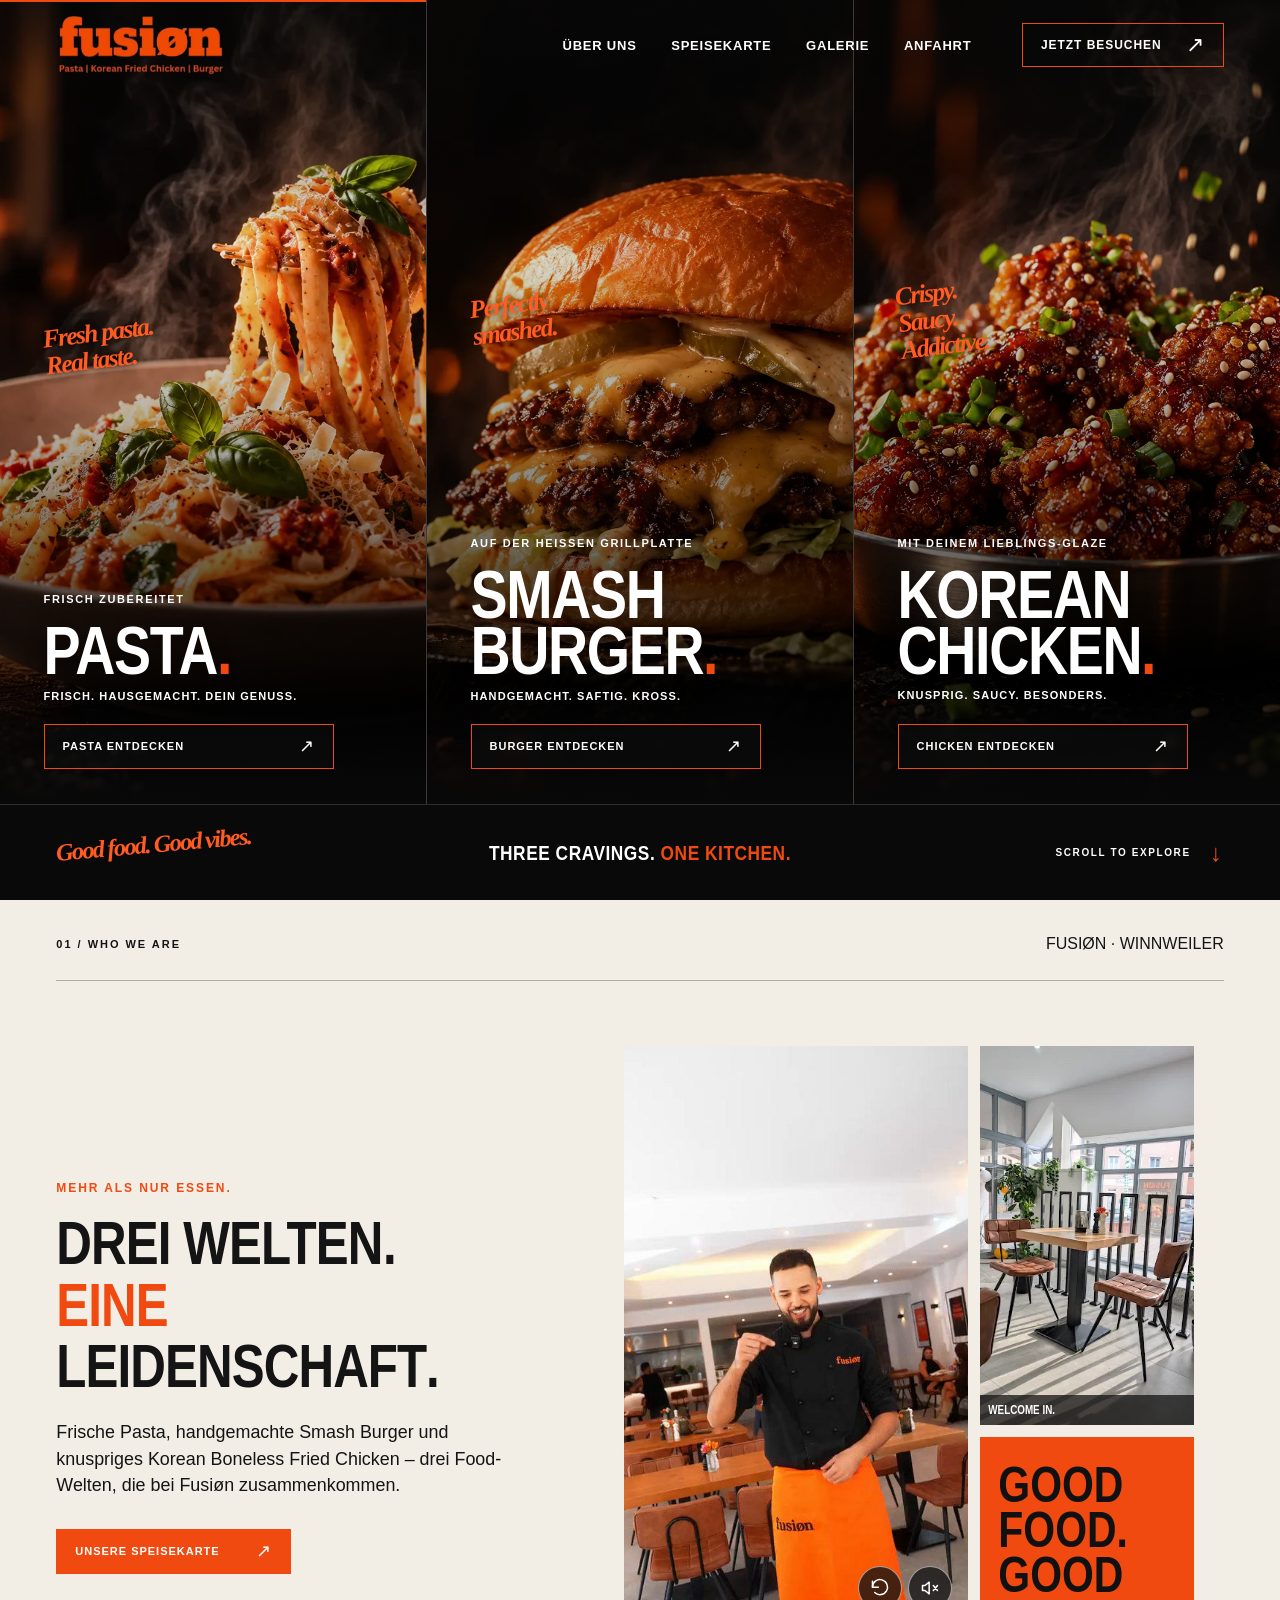
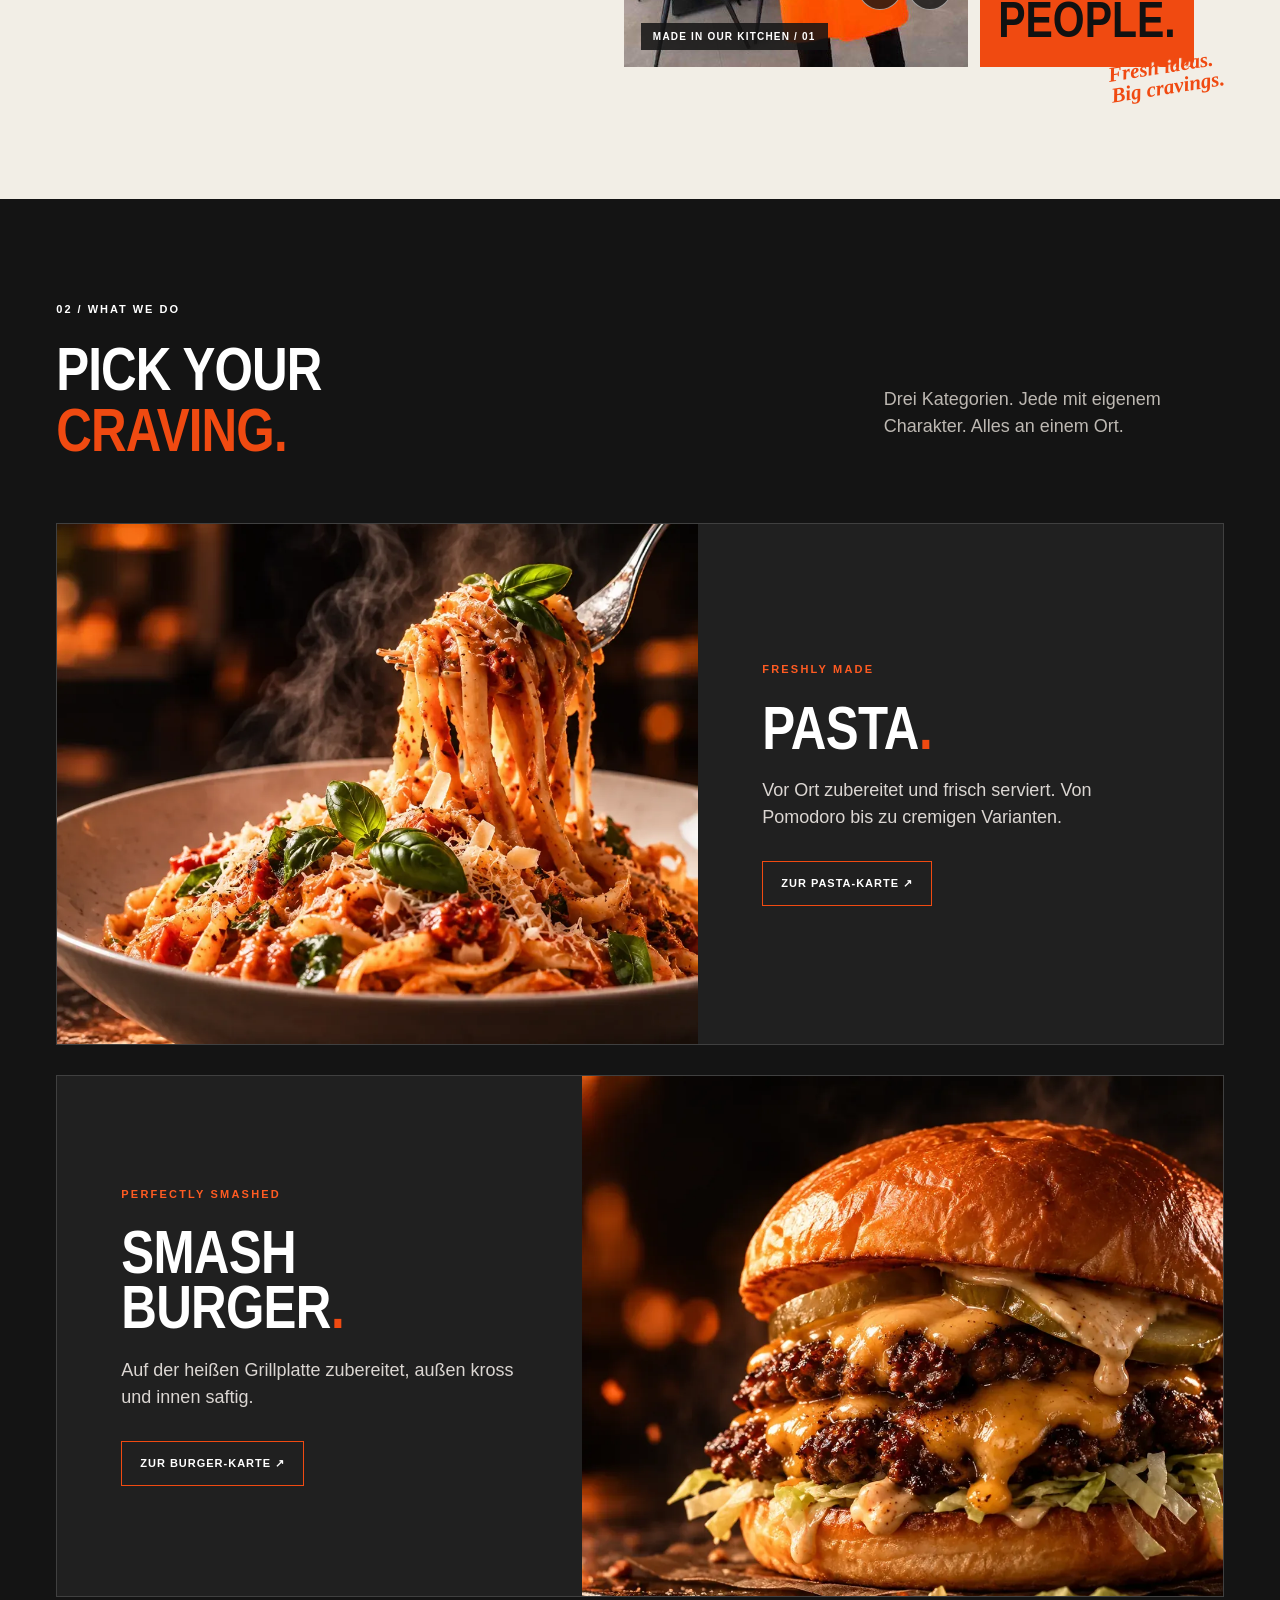
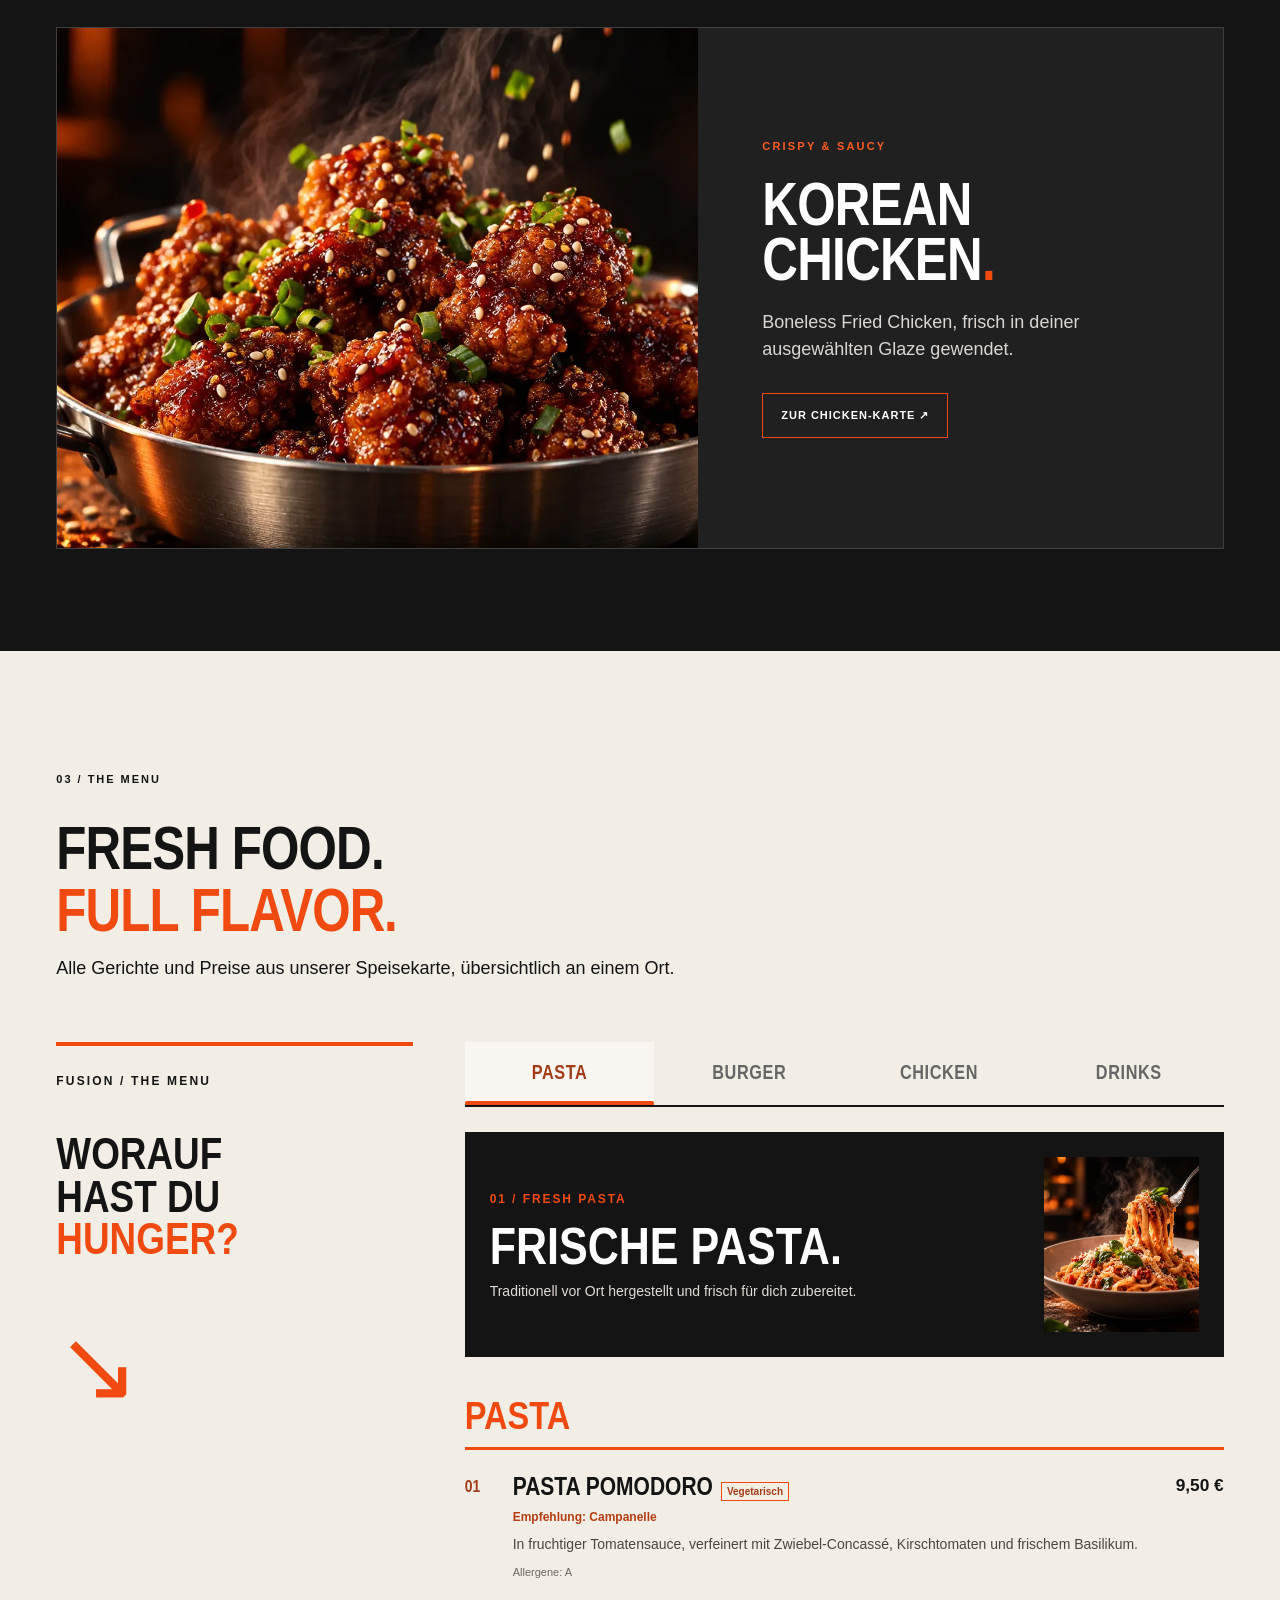
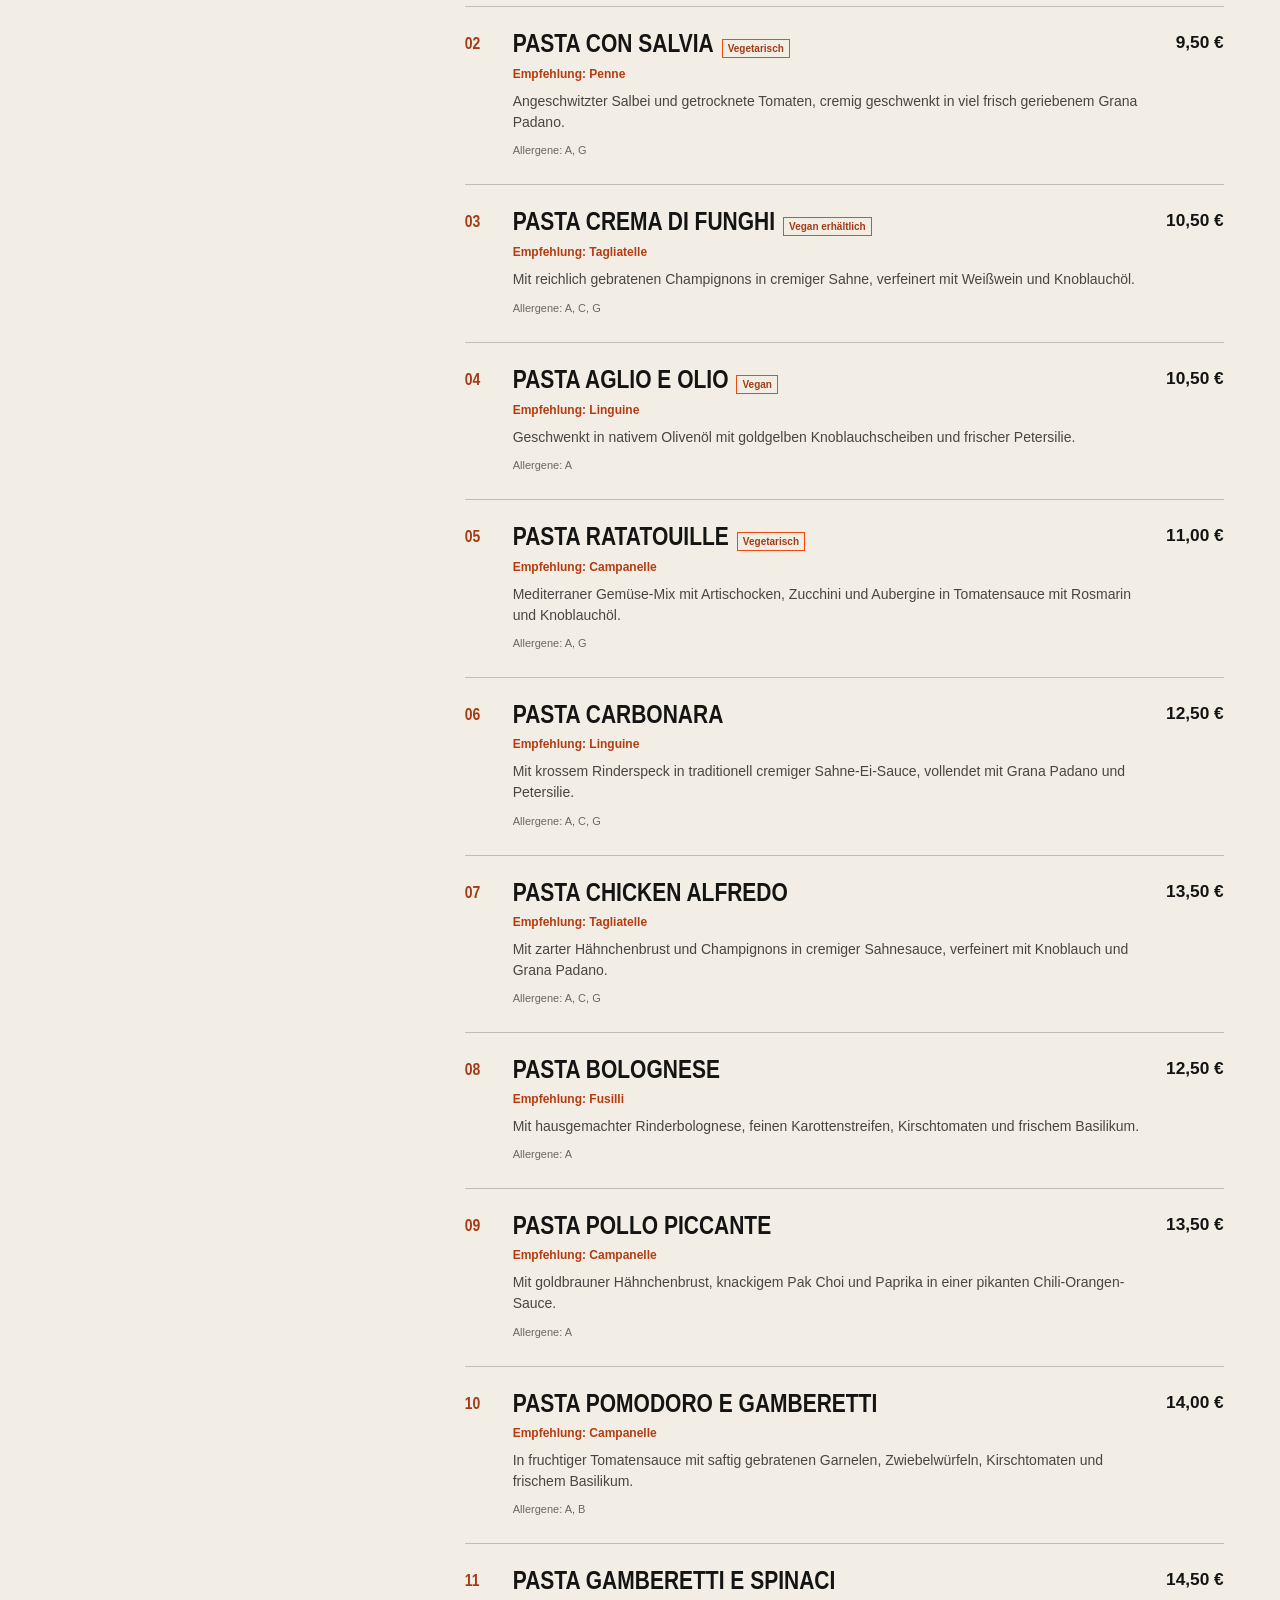
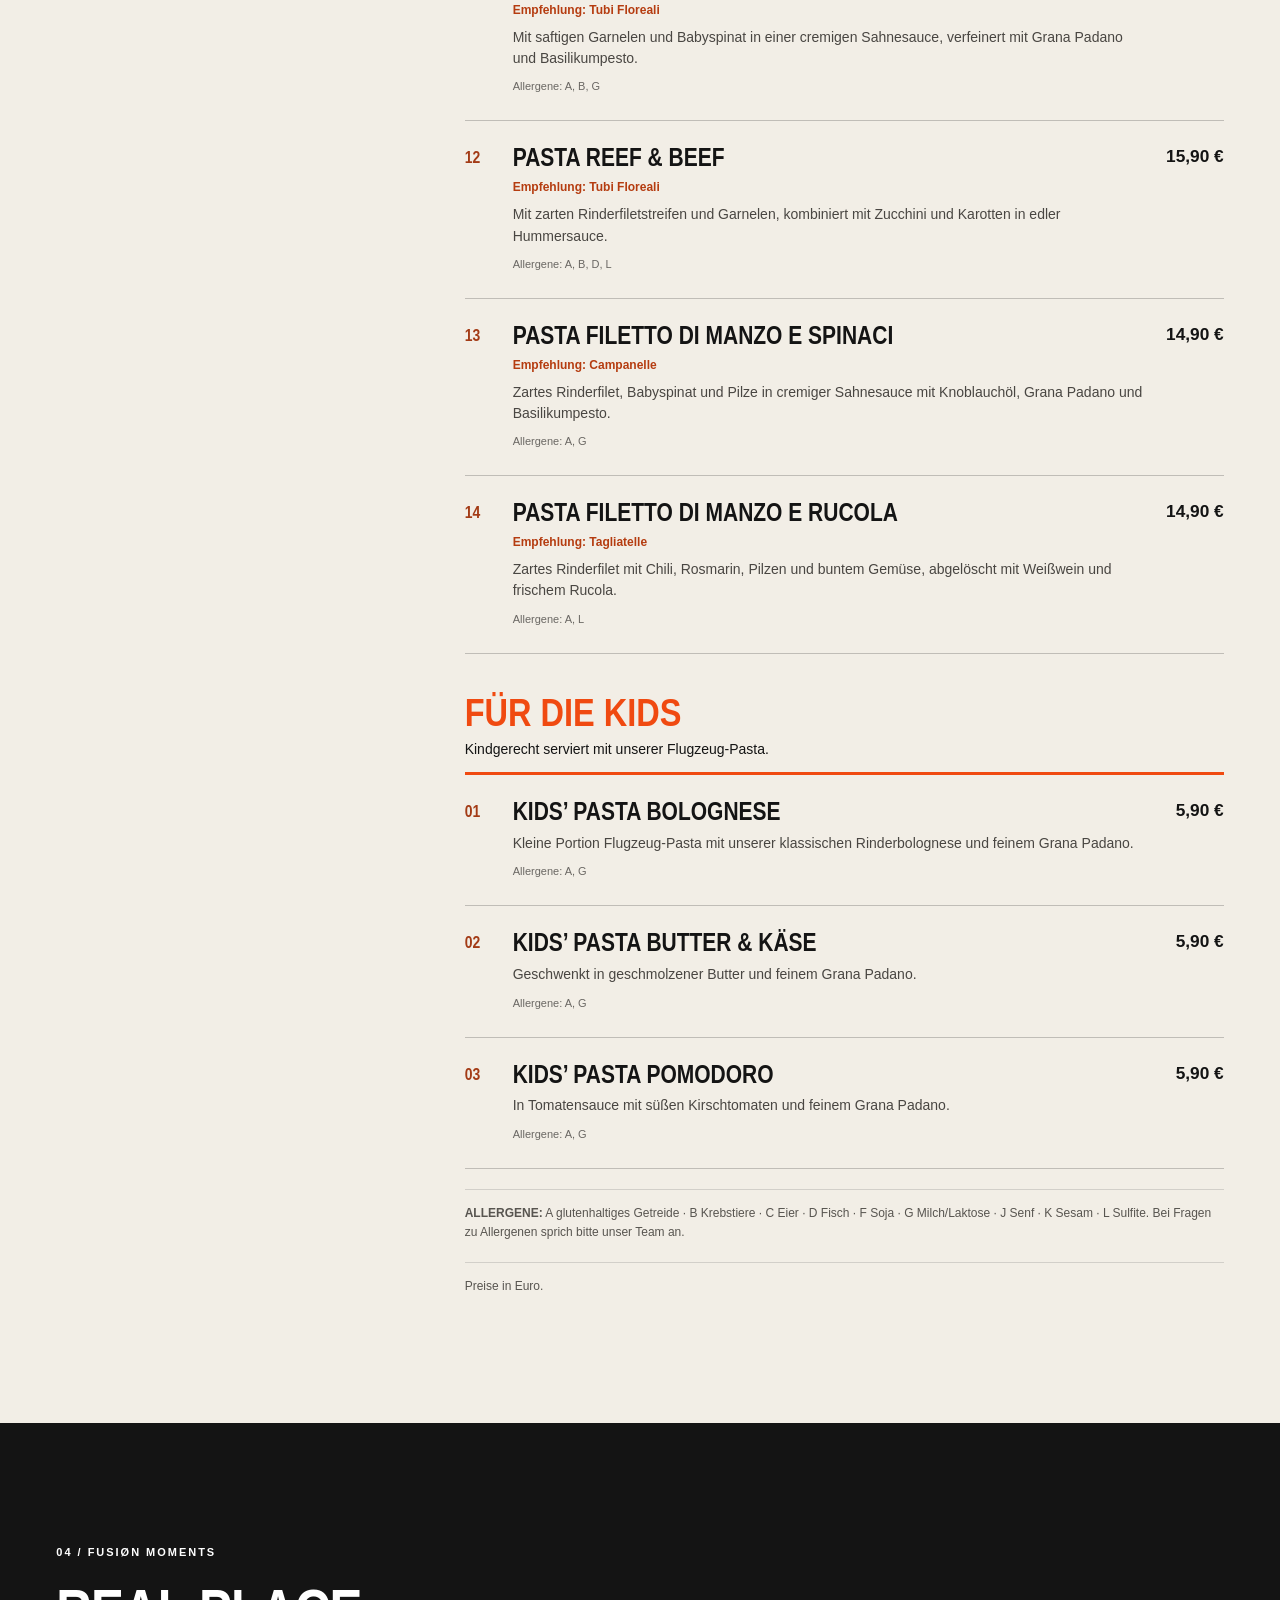
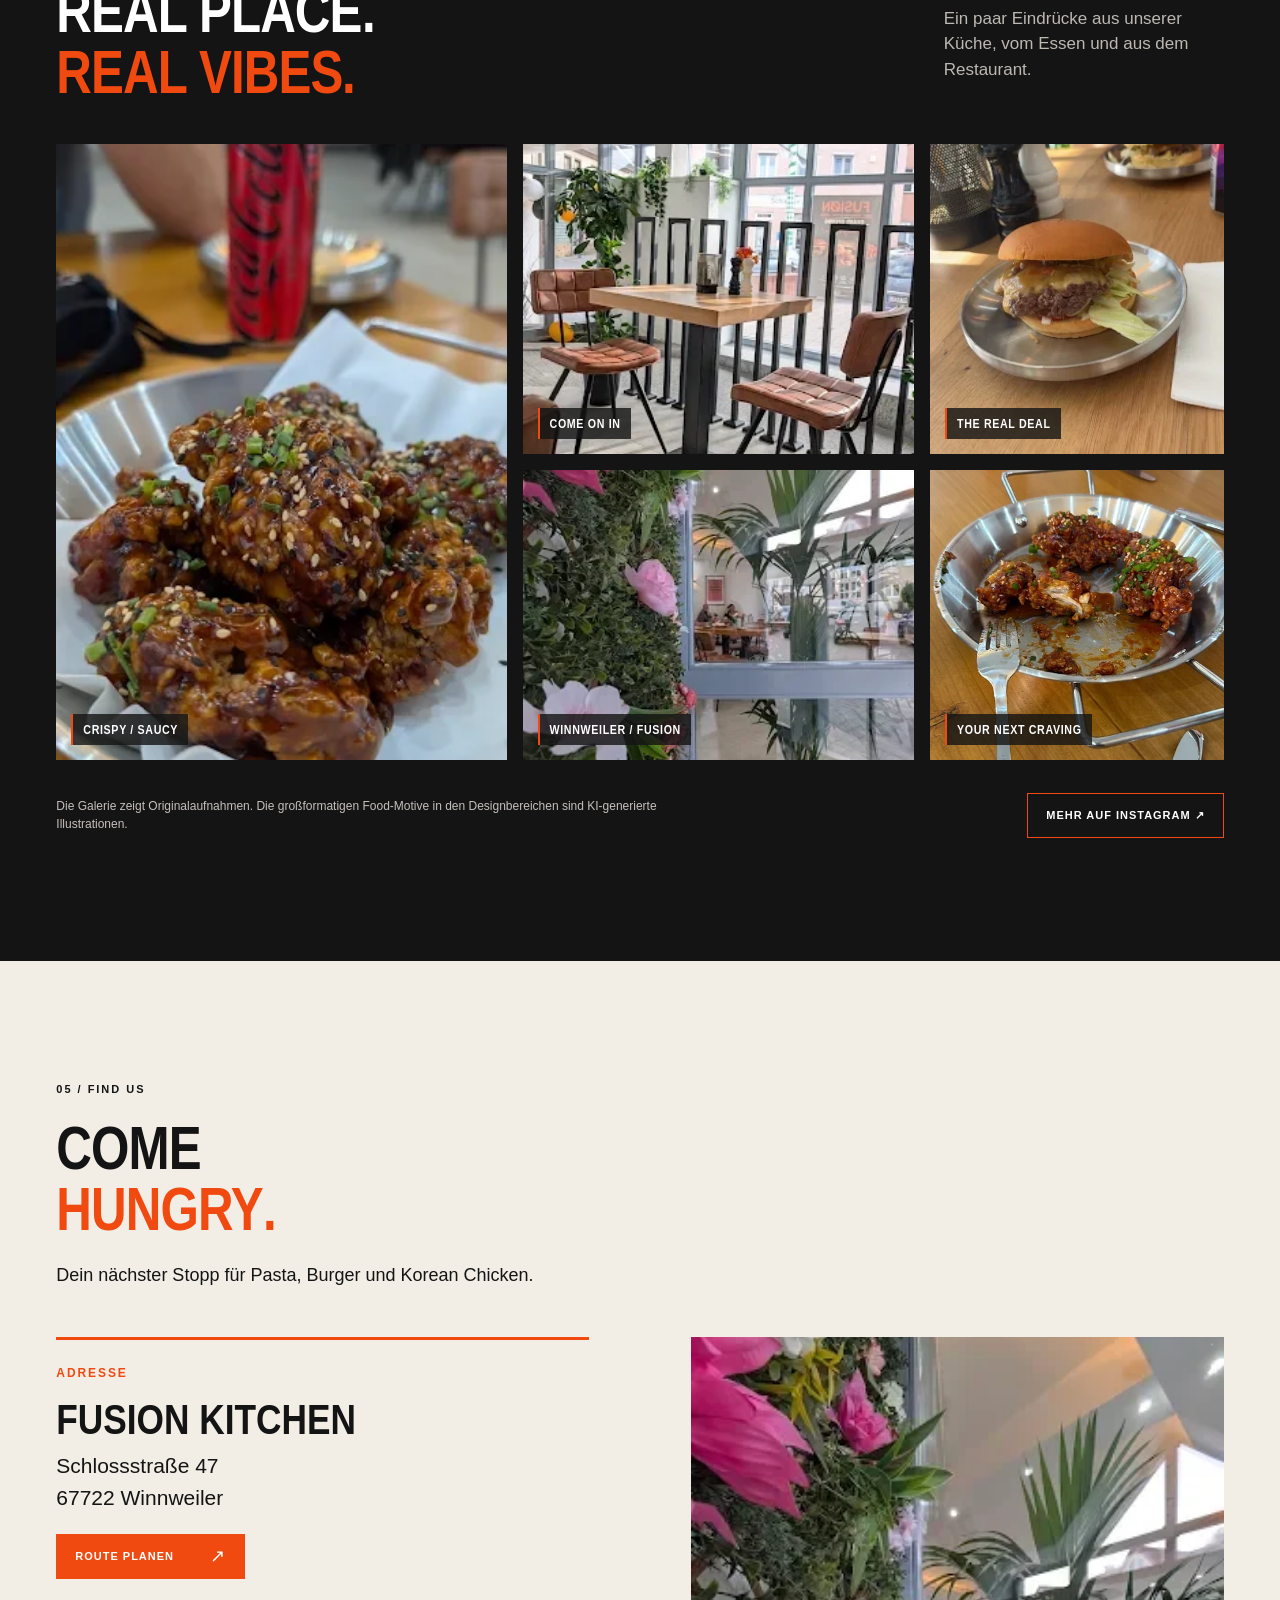
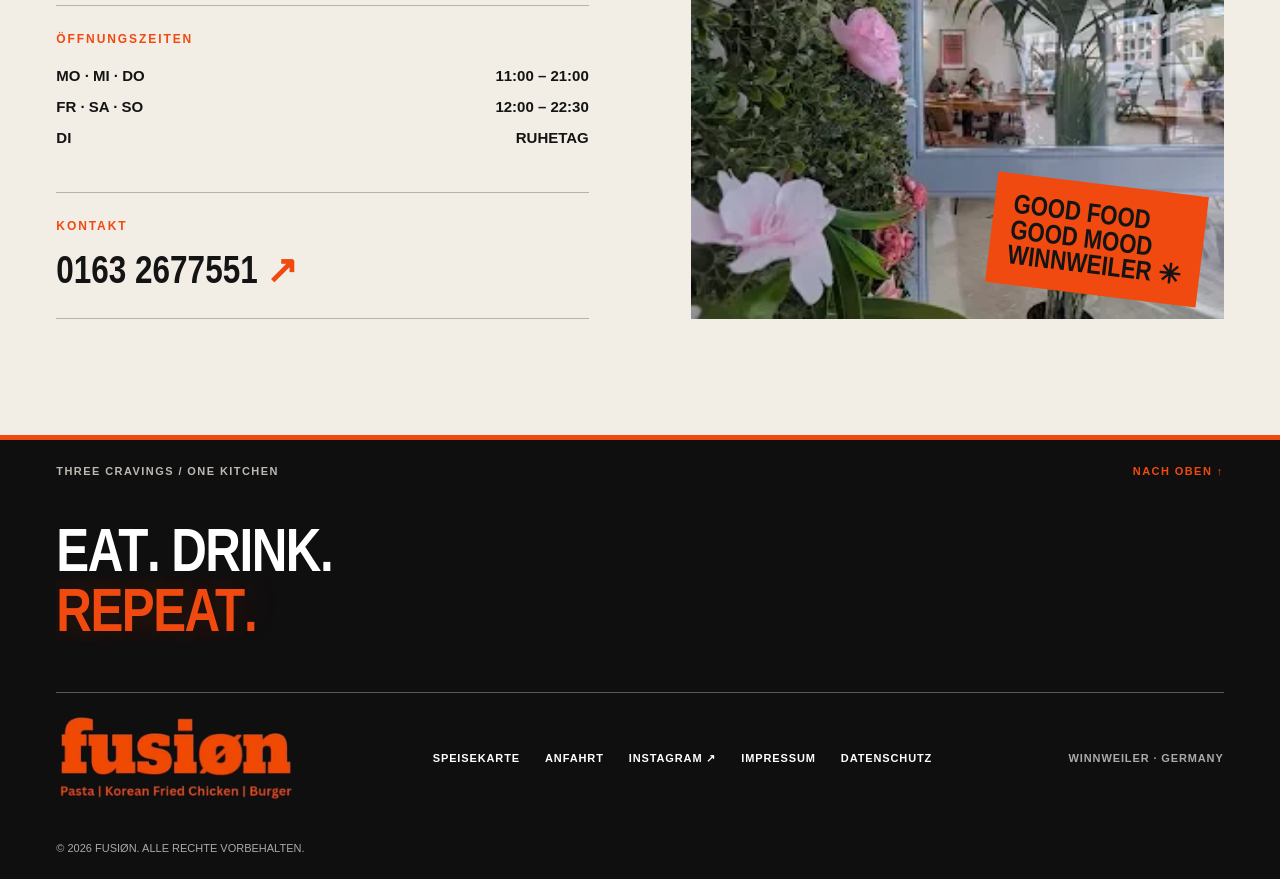
<file: index.html>
<!doctype html>
<html lang="de">
<head>
  <meta charset="utf-8">
  <meta name="viewport" content="width=device-width, initial-scale=1, viewport-fit=cover">
  <meta name="theme-color" content="#141414">
  <meta name="description" content="Fusiøn Kitchen in Winnweiler: frische Pasta, handgemachte Smash Burger und Korean Boneless Fried Chicken. Speisekarte, Öffnungszeiten und Anfahrt entdecken.">
  <meta property="og:title" content="Fusiøn – Drei Food-Welten. Eine Küche.">
  <meta property="og:description" content="Pasta, Smash Burger und Korean Fried Chicken in Winnweiler. Entdecke unsere Speisekarte.">
  <meta property="og:type" content="website">
  <meta property="og:image" content="assets/images/social-preview.webp">
  <title>Fusiøn Winnweiler | Pasta · Smash Burger · Korean Fried Chicken</title>
  <link rel="icon" href="assets/images/fusion-logo.png" type="image/png">
  <!-- The first visible food image is the mobile LCP; tablets/desktop retain the original artwork. -->
  <link rel="preload" as="image" href="assets/images/pasta-hero-mobile.webp" media="(max-width: 599px)" fetchpriority="high">
  <link rel="preload" as="image" href="assets/images/pasta-hero.webp" media="(min-width: 600px)" fetchpriority="high">
  <link rel="preload" as="image" href="assets/images/burger-hero.webp" media="(min-width: 850px) and (hover: hover), (min-width: 1367px)">
  <link rel="preload" as="image" href="assets/images/chicken-hero.webp" media="(min-width: 850px) and (hover: hover), (min-width: 1367px)">
  <link rel="preload" as="font" href="assets/fonts/fusion-mobile-bold.woff" type="font/woff" crossorigin media="(max-width: 849px), (max-width: 1366px) and (hover: none) and (pointer: coarse)">
  <meta name="fusion-build" content="fusion-motion-2026-09-24-v6-performance">
  <script>document.documentElement.classList.add("js");</script>
  <link rel="stylesheet" href="styles.css?v=performance6">
  <script type="application/ld+json">
    {"@context":"https://schema.org","@type":"Restaurant","name":"Fusion Kitchen","description":"Pasta, Smash Burger und Korean Boneless Fried Chicken","address":{"@type":"PostalAddress","streetAddress":"Schlossstraße 47","postalCode":"67722","addressLocality":"Winnweiler","addressCountry":"DE"},"telephone":"+491632677551","servesCuisine":["Pasta","Burgers","Korean Fried Chicken"],"sameAs":["https://www.instagram.com/fusion_winnweiler/"],"openingHoursSpecification":[{"@type":"OpeningHoursSpecification","dayOfWeek":["Monday","Wednesday","Thursday"],"opens":"11:00","closes":"21:00"},{"@type":"OpeningHoursSpecification","dayOfWeek":["Friday","Saturday","Sunday"],"opens":"12:00","closes":"22:30"}],"hasMenu":"#speisekarte"}
  </script>
</head>
<body>
  <a class="skip-link" href="#hauptinhalt">Zum Inhalt springen</a>
  <div class="page-progress" aria-hidden="true"><span></span></div>

  <header class="site-header" id="top">
    <div class="header-inner">
      <a class="brand" href="#start" aria-label="Fusiøn Kitchen – zur Startseite">
        <img class="brand-original" src="assets/images/fusion-logo.png" alt="Fusiøn – Pasta, Korean Fried Chicken, Burger" width="571" height="215">
        <span class="brand-motion" aria-hidden="true">
          <img class="logo-body" src="assets/images/fusion-logo-body.webp" alt="" width="571" height="215">
          <img class="logo-o" src="assets/images/fusion-logo-o.webp" alt="" width="106" height="102">
          <img class="logo-dot" src="assets/images/fusion-logo-dot.webp" alt="" width="38" height="33">
        </span>
      </a>
      <nav class="desktop-nav" aria-label="Hauptnavigation">
        <a href="#ueber-uns">Über uns</a><a href="#speisekarte">Speisekarte</a><a href="#galerie">Galerie</a><a href="#anfahrt">Anfahrt</a>
      </nav>
      <a class="header-visit" href="#anfahrt">Jetzt besuchen <span aria-hidden="true">↗</span></a>
      <button class="mobile-menu-toggle" type="button" aria-label="Menü öffnen" aria-controls="mobile-nav" aria-expanded="false"><span></span><span></span></button>
    </div>
  </header>

  <nav id="mobile-nav" class="mobile-nav" aria-label="Mobile Navigation" aria-hidden="true">
    <span class="mobile-nav-kicker">FUSION / WINNWEILER</span>
    <a href="#ueber-uns"><span>01</span> Über uns <i aria-hidden="true">↗</i></a>
    <a href="#speisekarte"><span>02</span> Speisekarte <i aria-hidden="true">↗</i></a>
    <a href="#galerie"><span>03</span> Galerie <i aria-hidden="true">↗</i></a>
    <a href="#anfahrt"><span>04</span> Anfahrt <i aria-hidden="true">↗</i></a>
    <div class="mobile-nav-footer"><a href="tel:+491632677551">0163 2677551</a><a href="https://www.instagram.com/fusion_winnweiler/" rel="noopener noreferrer" target="_blank">Instagram ↗</a></div>
  </nav>

  <main id="hauptinhalt">
    <section class="hero" id="start" aria-label="Drei Food-Welten">
      <div class="hero-panels" id="hero-panels">
        <article class="food-panel pasta is-active motion-first-panel" data-food="pasta" tabindex="0" aria-label="Pasta entdecken">
          <picture><source media="(max-width: 599px)" srcset="assets/images/pasta-hero-mobile.webp"><img class="panel-image" src="assets/images/pasta-hero.webp" alt="Inszenierte Pasta mit Basilikum" width="1086" height="1448" fetchpriority="high"></picture>
          <div class="panel-top"><span class="scribble">Fresh pasta.<br>Real taste.</span></div>
          <div class="panel-bottom"><span class="panel-eyebrow">Frisch zubereitet</span><h1>PASTA<span class="orange"><span class="punct-mark punct-dot">.</span></span></h1><p>FRISCH. HAUSGEMACHT. DEIN GENUSS.</p><a class="outline-link panel-cta" href="#speisekarte" data-menu-jump="pasta">Pasta entdecken <span aria-hidden="true">↗</span></a></div>
        </article>
        <article class="food-panel burger" data-food="burger" tabindex="0" aria-label="Smash Burger entdecken">
          <picture><source media="(max-width: 599px)" srcset="assets/images/burger-hero-mobile.webp"><img class="panel-image" src="assets/images/burger-hero.webp" alt="Inszenierter Smash Burger mit geschmolzenem Käse" width="1086" height="1448"></picture>
          <div class="panel-top"><span class="scribble">Perfectly<br>smashed.</span></div>
          <div class="panel-bottom"><span class="panel-eyebrow">Auf der heißen Grillplatte</span><h2>SMASH<br>BURGER<span class="orange"><span class="punct-mark punct-dot">.</span></span></h2><p>HANDGEMACHT. SAFTIG. KROSS.</p><a class="outline-link panel-cta" href="#speisekarte" data-menu-jump="burger">Burger entdecken <span aria-hidden="true">↗</span></a></div>
        </article>
        <article class="food-panel chicken" data-food="chicken" tabindex="0" aria-label="Korean Fried Chicken entdecken">
          <picture><source media="(max-width: 599px)" srcset="assets/images/chicken-hero-mobile.webp"><img class="panel-image" src="assets/images/chicken-hero.webp" alt="Inszeniertes glasiertes Korean Fried Chicken" width="1086" height="1448"></picture>
          <div class="panel-top"><span class="scribble">Crispy.<br>Saucy.<br>Addictive.</span></div>
          <div class="panel-bottom"><span class="panel-eyebrow">Mit deinem Lieblings-Glaze</span><h2>KOREAN<br>CHICKEN<span class="orange"><span class="punct-mark punct-dot">.</span></span></h2><p>KNUSPRIG. SAUCY. BESONDERS.</p><a class="outline-link panel-cta" href="#speisekarte" data-menu-jump="chicken">Chicken entdecken <span aria-hidden="true">↗</span></a></div>
        </article>
      </div>
      <div class="hero-signoff"><span class="handwritten">Good food. Good vibes.</span><p>THREE CRAVINGS. <strong>ONE KITCHEN.</strong></p><a href="#ueber-uns" class="scroll-cue">SCROLL TO EXPLORE <span aria-hidden="true">↓</span></a></div>
    </section>

    <section class="intro cream-section" id="ueber-uns">
      <div class="intro-kicker reveal"><span class="section-index"><span class="section-number">01 / </span>WHO WE ARE</span><span class="cross-symbol" aria-hidden="true"></span><span>FUSIØN · WINNWEILER</span></div>
      <div class="intro-main"><div class="intro-copy reveal"><p class="micro-label orange-text">MEHR ALS NUR ESSEN.</p><h2 class="display-title motion-heading"><span class="motion-line"><span class="motion-line-inner">DREI WELTEN<span class="punct-mark punct-dot">.</span></span></span><span class="motion-line"><em class="motion-line-inner">EINE</em></span><span class="motion-line"><span class="motion-line-inner">LEIDENSCHAFT<span class="punct-mark punct-dot">.</span></span></span></h2><p class="intro-desc">Frische Pasta, handgemachte Smash Burger und knuspriges Korean Boneless Fried Chicken – drei Food-Welten, die bei Fusiøn zusammenkommen.</p><a href="#speisekarte" class="solid-link">Unsere Speisekarte <span aria-hidden="true">↗</span></a></div>
        <div class="intro-collage reveal"><div class="collage-main"><video class="kitchen-video" muted loop playsinline preload="none" poster="assets/images/pasta-kitchen-poster.jpg" aria-label="Video aus der Fusion-Küche"><source src="assets/video/pasta-kitchen.mp4" type="video/mp4"></video><div class="kitchen-video-controls" role="group" aria-label="Videosteuerung"><button class="kitchen-replay" type="button" aria-label="Video von Anfang abspielen" title="Video von Anfang abspielen"><svg viewBox="0 0 24 24" fill="none" stroke="currentColor" stroke-width="1.8" stroke-linecap="round" stroke-linejoin="round" aria-hidden="true"><path d="M3 11a9 9 0 1 1 2.7 6.4"/><path d="M3 4v7h7"/></svg></button><button class="kitchen-sound-toggle" type="button" aria-label="Ton einschalten" aria-pressed="false" title="Ton einschalten"><svg class="sound-icon sound-icon-muted" viewBox="0 0 24 24" fill="none" stroke="currentColor" stroke-width="1.8" stroke-linecap="round" stroke-linejoin="round" aria-hidden="true"><path d="M11 5 6 9H3v6h3l5 4V5Z"/><path d="m16 9 5 6m0-6-5 6"/></svg><svg class="sound-icon sound-icon-unmuted" viewBox="0 0 24 24" fill="none" stroke="currentColor" stroke-width="1.8" stroke-linecap="round" stroke-linejoin="round" aria-hidden="true"><path d="M11 5 6 9H3v6h3l5 4V5Z"/><path d="M15.5 8.5a5 5 0 0 1 0 7"/><path d="M18.5 5.5a9 9 0 0 1 0 13"/></svg></button></div><span class="image-label">MADE IN OUR KITCHEN<span class="section-number"> / 01</span></span></div><figure class="collage-small"><img src="assets/images/restaurant-interior.webp" loading="lazy" alt="Echter Blick in den Gastraum von Fusion Kitchen" width="287" height="510"><figcaption>WELCOME IN.</figcaption></figure><div class="orange-note">GOOD<br>FOOD.<br>GOOD<br>PEOPLE.</div><span class="collage-scribble">Fresh ideas.<br>Big cravings.</span></div>
      </div>
    </section>

    <section class="worlds dark-section" id="food-welten">
      <div class="section-head reveal"><span class="section-index"><span class="section-number">02 / </span>WHAT WE DO</span><h2 class="display-title motion-heading"><span class="motion-line"><span class="motion-line-inner">PICK YOUR</span></span><span class="motion-line"><span class="motion-line-inner orange-text">CRAVING<span class="punct-mark punct-dot">.</span></span></span></h2><p>Drei Kategorien. Jede mit eigenem Charakter. Alles an einem Ort.</p></div>
      <div class="world-stack">
        <article class="world-card world-pasta reveal"><div class="world-image"><picture><source media="(max-width: 599px)" srcset="assets/images/pasta-hero-mobile.webp"><img src="assets/images/pasta-hero.webp" loading="lazy" alt="Food-Inszenierung Pasta" width="1086" height="1448"></picture></div><div class="world-text"><span> FRESHLY MADE</span><h3>PASTA<span><span class="punct-mark punct-dot">.</span></span></h3><p>Vor Ort zubereitet und frisch serviert. Von Pomodoro bis zu cremigen Varianten.</p><a class="outline-link" href="#speisekarte" data-menu-jump="pasta">Zur Pasta-Karte ↗</a></div></article>
        <article class="world-card world-burger reveal"><div class="world-image"><picture><source media="(max-width: 599px)" srcset="assets/images/burger-hero-mobile.webp"><img src="assets/images/burger-hero.webp" loading="lazy" alt="Food-Inszenierung Smash Burger" width="1086" height="1448"></picture></div><div class="world-text"><span>PERFECTLY SMASHED</span><h3>SMASH<br>BURGER<span><span class="punct-mark punct-dot">.</span></span></h3><p>Auf der heißen Grillplatte zubereitet, außen kross und innen saftig.</p><a class="outline-link" href="#speisekarte" data-menu-jump="burger">Zur Burger-Karte ↗</a></div></article>
        <article class="world-card world-chicken reveal"><div class="world-image"><picture><source media="(max-width: 599px)" srcset="assets/images/chicken-hero-mobile.webp"><img src="assets/images/chicken-hero.webp" loading="lazy" alt="Food-Inszenierung Korean Fried Chicken" width="1086" height="1448"></picture></div><div class="world-text"><span>CRISPY & SAUCY</span><h3>KOREAN<br>CHICKEN<span><span class="punct-mark punct-dot">.</span></span></h3><p>Boneless Fried Chicken, frisch in deiner ausgewählten Glaze gewendet.</p><a class="outline-link" href="#speisekarte" data-menu-jump="chicken">Zur Chicken-Karte ↗</a></div></article>
      </div>
    </section>

    <section class="menu-section" id="speisekarte" aria-labelledby="menu-heading">
      <div class="menu-heading reveal"><span class="section-index"><span class="section-number">03 / </span>THE MENU</span><h2 class="display-title motion-heading" id="menu-heading"><span class="motion-line"><span class="motion-line-inner">FRESH FOOD<span class="punct-mark punct-dot">.</span></span></span><span class="motion-line"><span class="motion-line-inner orange-text">FULL FLAVOR<span class="punct-mark punct-dot">.</span></span></span></h2><p>Alle Gerichte und Preise aus unserer Speisekarte, übersichtlich an einem Ort.</p></div>
      <div class="menu-layout"><aside class="menu-aside punct-watch"><span class="menu-aside-top">FUSION / THE MENU</span><strong>WORAUF<br>HAST DU<br><span>HUNGER<span class="punct-mark punct-question">?</span></span></strong><p></p><div class="menu-side-decor" aria-hidden="true">↘</div></aside>
        <div class="menu-content"><div class="menu-tabs" role="tablist" aria-label="Speisekarten-Kategorien">
          <button type="button" id="tab-pasta" class="menu-tab is-selected" role="tab" aria-selected="true" aria-controls="menu-results" data-category="pasta">Pasta</button>
          <button type="button" id="tab-burger" class="menu-tab" role="tab" aria-selected="false" aria-controls="menu-results" data-category="burger" tabindex="-1">Burger</button>
          <button type="button" id="tab-chicken" class="menu-tab" role="tab" aria-selected="false" aria-controls="menu-results" data-category="chicken" tabindex="-1">Chicken</button>
          <button type="button" id="tab-drinks" class="menu-tab" role="tab" aria-selected="false" aria-controls="menu-results" data-category="drinks" tabindex="-1">Drinks</button>
        </div><div class="menu-swipe-controls" aria-label="Speisekategorie wechseln"><button class="menu-prev" type="button" aria-label="Vorherige Speisekategorie" disabled>←</button><div><span class="menu-swipe-status" aria-live="polite" aria-atomic="true">Pasta · 1 / 4</span><span class="menu-swipe-hint">Nach links oder rechts wischen</span></div><button class="menu-next" type="button" aria-label="Nächste Speisekategorie">→</button></div><div id="menu-results" class="menu-results" role="tabpanel" aria-labelledby="tab-pasta" tabindex="0"><!-- menu.js renders verified menu items --></div><p class="menu-footnote"><strong>ALLERGENE:</strong> A glutenhaltiges Getreide · B Krebstiere · C Eier · D Fisch · F Soja · G Milch/Laktose · J Senf · K Sesam · L Sulfite. Bei Fragen zu Allergenen sprich bitte unser Team an.</p><p class="menu-footnote">Preise in Euro.</p></div>
      </div>
    </section>

    <section class="gallery-section dark-section" id="galerie"><div class="gallery-head reveal"><div><span class="section-index"><span class="section-number">04 / </span>FUSIØN MOMENTS</span><h2 class="display-title motion-heading"><span class="motion-line"><span class="motion-line-inner">REAL PLACE<span class="punct-mark punct-dot">.</span></span></span><span class="motion-line"><span class="motion-line-inner orange-text">REAL VIBES<span class="punct-mark punct-dot">.</span></span></span></h2></div><p>Ein paar Eindrücke aus unserer Küche, vom Essen und aus dem Restaurant.</p></div>
      <div class="gallery-grid"><figure class="gallery-item g-one reveal"><img src="assets/images/chicken-real.webp" loading="lazy" alt="Echtes Korean Fried Chicken bei Fusion Kitchen" width="287" height="510"><figcaption>CRISPY / SAUCY</figcaption></figure><figure class="gallery-item g-two reveal"><img src="assets/images/restaurant-interior.webp" loading="lazy" alt="Innenraum mit Tischen und Stühlen bei Fusion Kitchen" width="287" height="510"><figcaption>COME ON IN</figcaption></figure><figure class="gallery-item g-three reveal"><img src="assets/images/burger-real.webp" loading="lazy" alt="Echter Smash Burger bei Fusion Kitchen" width="287" height="510"><figcaption>THE REAL DEAL</figcaption></figure><figure class="gallery-item g-four reveal"><img src="assets/images/restaurant-entrance.webp" loading="lazy" alt="Blumendekoration und Blick in das Restaurant" width="287" height="510"><figcaption>WINNWEILER / FUSION</figcaption></figure><figure class="gallery-item g-five reveal"><img src="assets/images/chicken-pan-real.webp" loading="lazy" alt="Korean Chicken in einer Metallpfanne" width="440" height="510"><figcaption>YOUR NEXT CRAVING</figcaption></figure></div>
      <div class="gallery-footer"><p>Die Galerie zeigt Originalaufnahmen. Die großformatigen Food-Motive in den Designbereichen sind KI-generierte Illustrationen.</p><a href="https://www.instagram.com/fusion_winnweiler/" target="_blank" rel="noopener noreferrer" class="outline-link">Mehr auf Instagram ↗</a></div>
    </section>

    <section class="visit-section cream-section" id="anfahrt"><div class="visit-top reveal"><span class="section-index"><span class="section-number">05 / </span>FIND US</span><h2 class="display-title motion-heading"><span class="motion-line"><span class="motion-line-inner">COME</span></span><span class="motion-line"><em class="motion-line-inner">HUNGRY<span class="punct-mark punct-dot">.</span></em></span></h2><p>Dein nächster Stopp für Pasta, Burger und Korean Chicken.</p></div><div class="visit-grid"><div class="visit-info reveal"><div class="visit-block"><span>ADRESSE</span><h3>FUSION KITCHEN</h3><address>Schlossstraße 47<br>67722 Winnweiler</address><a class="solid-link" href="https://www.google.com/maps/search/?api=1&query=Schlossstra%C3%9Fe+47%2C+67722+Winnweiler" target="_blank" rel="noopener noreferrer">Route planen <span aria-hidden="true">↗</span></a></div><div class="visit-block"><span>ÖFFNUNGSZEITEN</span><dl class="hours"><div><dt>MO · MI · DO</dt><dd>11:00 – 21:00</dd></div><div><dt>FR · SA · SO</dt><dd>12:00 – 22:30</dd></div><div><dt>DI</dt><dd>RUHETAG</dd></div></dl><small></small></div><div class="visit-block"><span>KONTAKT</span><a class="phone-link" href="tel:+491632677551">0163 2677551 <span aria-hidden="true">↗</span></a></div></div><div class="visit-photo reveal"><img src="assets/images/restaurant-entrance.webp" loading="lazy" alt="Eingang und Blumenbereich von Fusion Kitchen in Winnweiler" width="287" height="510"><div class="visit-stamp">GOOD FOOD<br>GOOD MOOD<br>WINNWEILER ✳</div></div></div></section>
  </main>

  <footer class="site-footer"><div class="footer-inner"><div class="footer-top"><span>THREE CRAVINGS / ONE KITCHEN</span><a href="#start">NACH OBEN ↑</a></div><p class="footer-mega motion-footer"><span class="footer-motion-row"><span class="footer-motion-inner">EAT<span class="punct-mark punct-dot">.</span> DRINK<span class="punct-mark punct-dot">.</span></span></span><span class="footer-motion-row footer-motion-orange"><span class="footer-motion-inner">REPEAT<span class="punct-mark punct-dot">.</span></span></span></p><div class="footer-bottom"><a class="footer-logo" href="#start" aria-label="Fusiøn Kitchen – zurück zum Anfang">
          <img class="brand-original" src="assets/images/fusion-logo.png" alt="Fusiøn – Pasta, Korean Fried Chicken, Burger" width="571" height="215" loading="lazy">
          <span class="brand-motion" aria-hidden="true">
            <img class="logo-body" src="assets/images/fusion-logo-body.webp" alt="" width="571" height="215" loading="lazy">
            <img class="logo-o" src="assets/images/fusion-logo-o.webp" alt="" width="106" height="102" loading="lazy">
            <img class="logo-dot" src="assets/images/fusion-logo-dot.webp" alt="" width="38" height="33" loading="lazy">
          </span>
        </a><div class="footer-links"><a href="#speisekarte">Speisekarte</a><a href="#anfahrt">Anfahrt</a><a href="https://www.instagram.com/fusion_winnweiler/" target="_blank" rel="noopener noreferrer">Instagram ↗</a><a href="impressum.html">Impressum</a><a href="datenschutz.html">Datenschutz</a></div><span class="footer-location">WINNWEILER · GERMANY</span></div><p class="footer-legal-note">© <span id="current-year"></span> FUSIØN. ALLE RECHTE VORBEHALTEN.</span></p></div></footer>
  <noscript><p class="noscript-warning">Für die interaktive Speisekarte wird JavaScript benötigt. Alle Informationen erhalten Sie telefonisch unter 0163 2677551.</p></noscript>
  <script src="menu.js?v=motion5" defer></script><script src="script.js?v=motion5" defer></script>
</body>
</html>
</file>
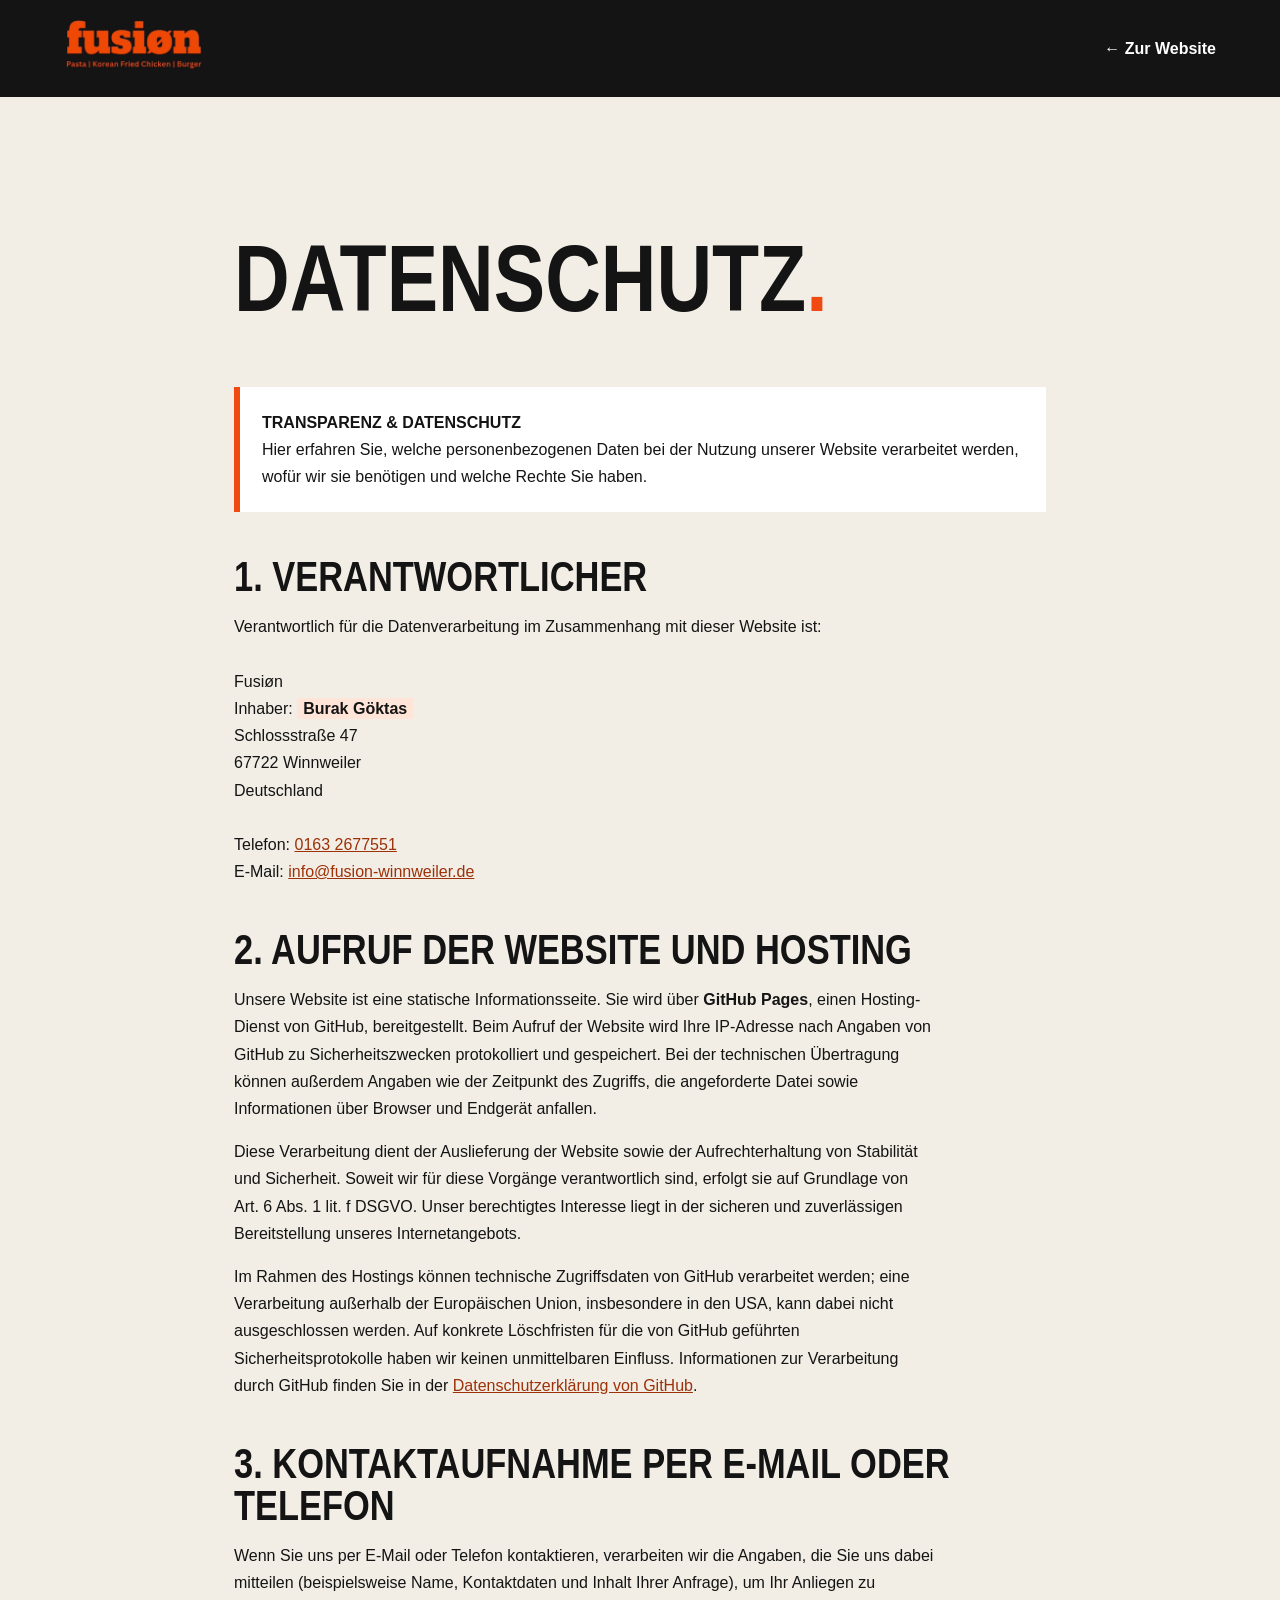
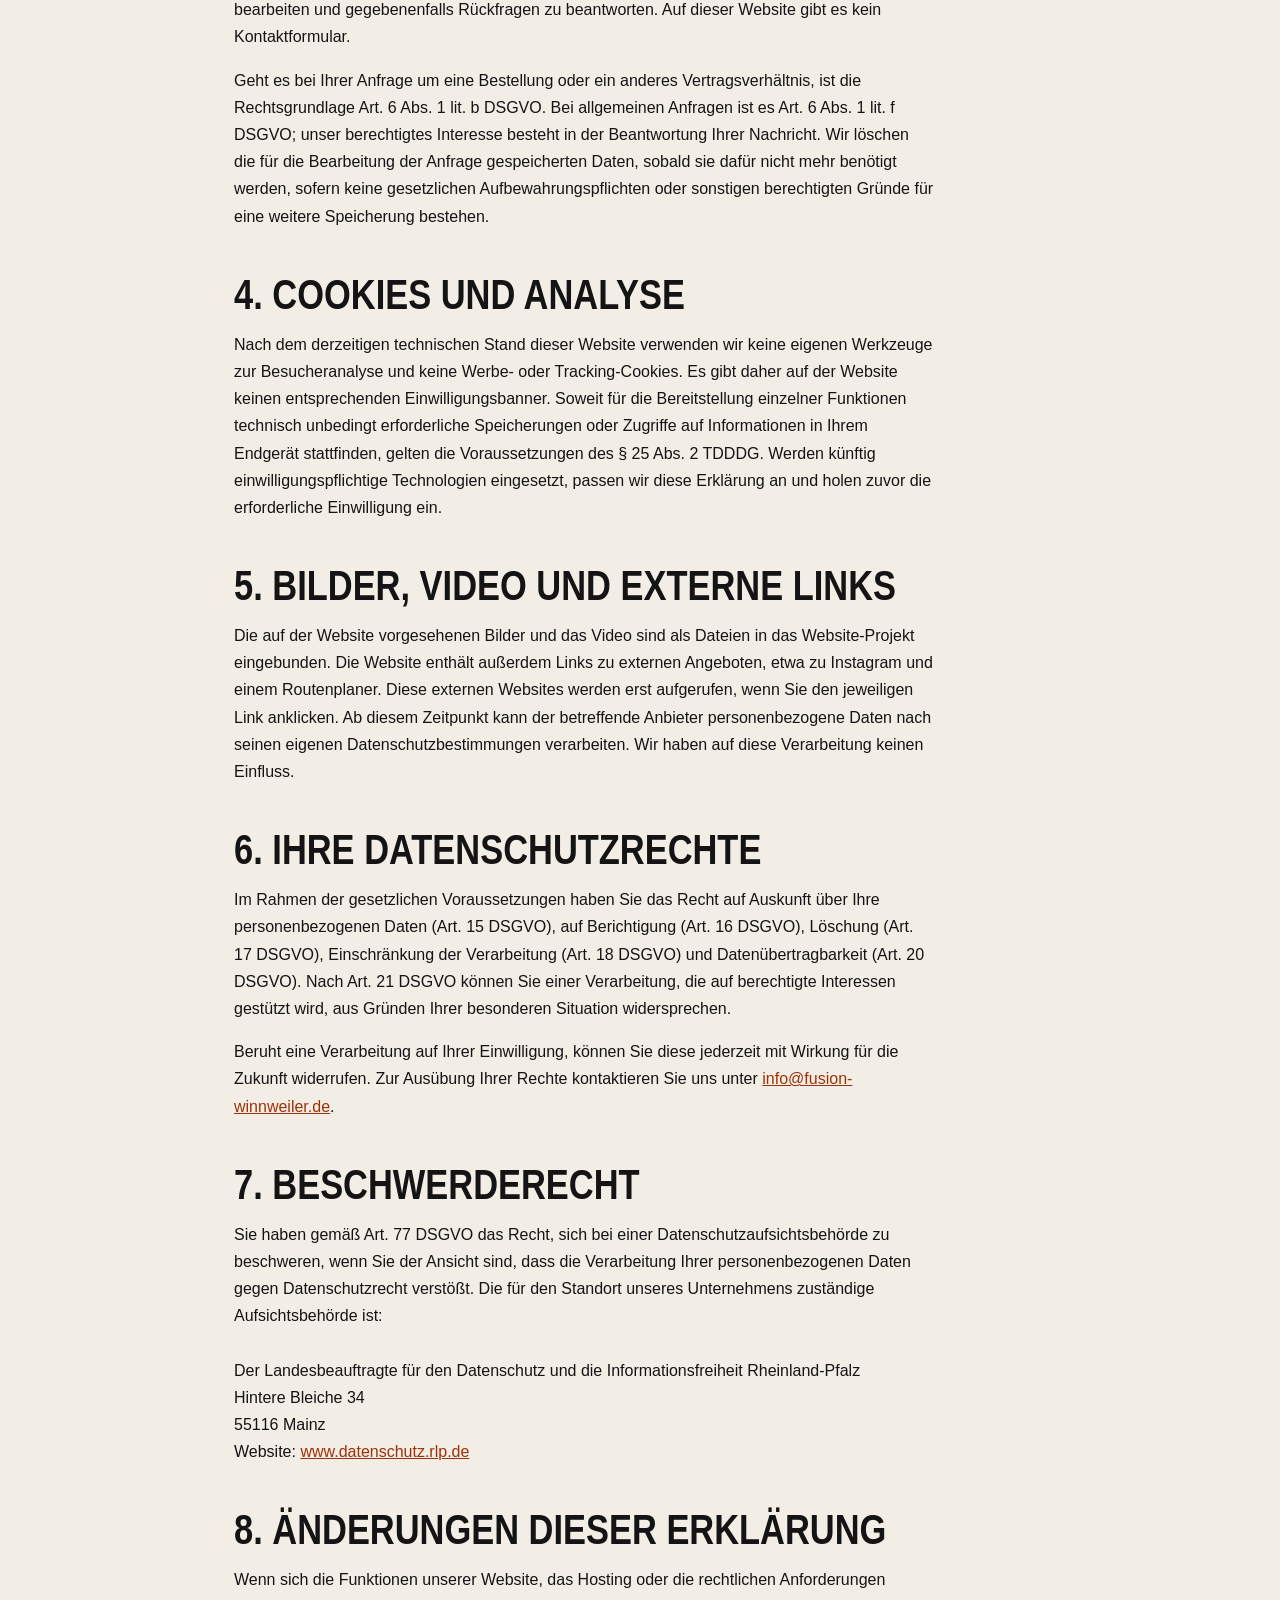
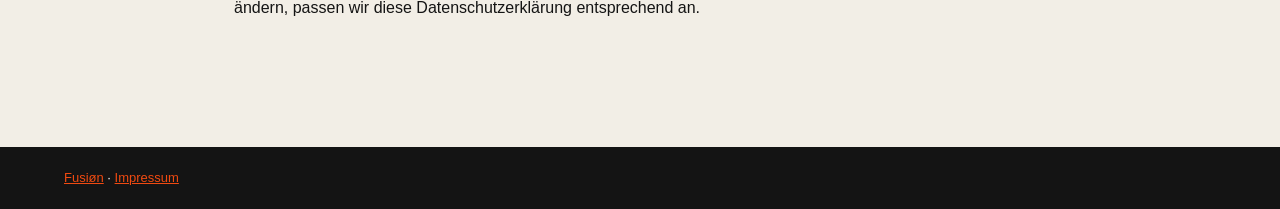
<file: datenschutz.html>
<!doctype html>
<html lang="de">
<head>
  <meta charset="utf-8">
  <meta name="viewport" content="width=device-width, initial-scale=1">
  <!-- VOR VERÖFFENTLICHUNG: Inhabername und tatsächlichen Hoster bestätigen, dann diese robots-Zeile entfernen. -->
  <meta name="robots" content="noindex, nofollow">
  <meta name="description" content="Informationen zum Datenschutz bei Fusiøn in Winnweiler: Websitebesuch, Kontaktaufnahme und Ihre Rechte.">
  <title>Datenschutz – Fusiøn</title>
  <link rel="stylesheet" href="legal.css?v=mobile3">
</head>
<body>
  <header>
    <a href="index.html#start"><img src="assets/images/fusion-logo.png" alt="Fusion Kitchen – Startseite"></a>
    <a href="index.html">← Zur Website</a>
  </header>

  <main>
    <h1>DATENSCHUTZ<span style="color:#f04a11">.</span></h1>

    <div class="notice">
      <strong>TRANSPARENZ &amp; DATENSCHUTZ</strong><br>
      Hier erfahren Sie, welche personenbezogenen Daten bei der Nutzung unserer Website
      verarbeitet werden, wofür wir sie benötigen und welche Rechte Sie haben.
    </div>

    <h2>1. VERANTWORTLICHER</h2>
    <p>
      Verantwortlich für die Datenverarbeitung im Zusammenhang mit dieser Website ist:<br><br>
      Fusiøn<br>
      Inhaber: <span class="placeholder">Burak Göktas</span><br>
      Schlossstraße 47<br>
      67722 Winnweiler<br>
      Deutschland<br><br>
      Telefon: <a href="tel:+491632677551">0163 2677551</a><br>
      E-Mail: <a href="mailto:info@fusion-winnweiler.de">info@fusion-winnweiler.de</a>
    </p>

    <h2>2. AUFRUF DER WEBSITE UND HOSTING</h2>
    <!-- Diese Beschreibung trifft nur zu, WENN die Website tatsächlich über GitHub Pages ausgeliefert wird. -->
    <p>
      Unsere Website ist eine statische Informationsseite. Sie wird über
      <strong>GitHub Pages</strong>, einen Hosting-Dienst von GitHub, bereitgestellt.
      Beim Aufruf der Website wird Ihre IP-Adresse nach Angaben von GitHub
      zu Sicherheitszwecken protokolliert und gespeichert. Bei der technischen
      Übertragung können außerdem Angaben wie der Zeitpunkt des Zugriffs,
      die angeforderte Datei sowie Informationen über Browser und Endgerät anfallen.
    </p>
    <p>
      Diese Verarbeitung dient der Auslieferung der Website sowie der
      Aufrechterhaltung von Stabilität und Sicherheit. Soweit wir für diese
      Vorgänge verantwortlich sind, erfolgt sie auf Grundlage von
      Art. 6 Abs. 1 lit. f DSGVO. Unser berechtigtes Interesse liegt
      in der sicheren und zuverlässigen Bereitstellung unseres Internetangebots.
    </p>
    <p>
      Im Rahmen des Hostings können technische Zugriffsdaten von GitHub verarbeitet
      werden; eine Verarbeitung außerhalb der Europäischen Union, insbesondere
      in den USA, kann dabei nicht ausgeschlossen werden. Auf konkrete
      Löschfristen für die von GitHub geführten Sicherheitsprotokolle haben wir
      keinen unmittelbaren Einfluss. Informationen zur Verarbeitung durch GitHub
      finden Sie in der
      <a href="https://docs.github.com/de/site-policy/privacy-policies/github-general-privacy-statement"
         target="_blank" rel="noopener noreferrer">Datenschutzerklärung von GitHub</a>.
    </p>

    <h2>3. KONTAKTAUFNAHME PER E-MAIL ODER TELEFON</h2>
    <p>
      Wenn Sie uns per E-Mail oder Telefon kontaktieren, verarbeiten wir die
      Angaben, die Sie uns dabei mitteilen (beispielsweise Name, Kontaktdaten
      und Inhalt Ihrer Anfrage), um Ihr Anliegen zu bearbeiten und gegebenenfalls
      Rückfragen zu beantworten. Auf dieser Website gibt es kein Kontaktformular.
    </p>
    <p>
      Geht es bei Ihrer Anfrage um eine Bestellung oder ein anderes Vertragsverhältnis,
      ist die Rechtsgrundlage Art. 6 Abs. 1 lit. b DSGVO. Bei allgemeinen
      Anfragen ist es Art. 6 Abs. 1 lit. f DSGVO; unser berechtigtes Interesse
      besteht in der Beantwortung Ihrer Nachricht. Wir löschen die für die
      Bearbeitung der Anfrage gespeicherten Daten, sobald sie dafür nicht
      mehr benötigt werden, sofern keine gesetzlichen Aufbewahrungspflichten
      oder sonstigen berechtigten Gründe für eine weitere Speicherung bestehen.
    </p>

    <h2>4. COOKIES UND ANALYSE</h2>
    <p>
      Nach dem derzeitigen technischen Stand dieser Website verwenden wir
      keine eigenen Werkzeuge zur Besucheranalyse und keine Werbe- oder
      Tracking-Cookies. Es gibt daher auf der Website keinen entsprechenden
      Einwilligungsbanner. Soweit für die Bereitstellung einzelner Funktionen
      technisch unbedingt erforderliche Speicherungen oder Zugriffe auf
      Informationen in Ihrem Endgerät stattfinden, gelten die Voraussetzungen
      des § 25 Abs. 2 TDDDG. Werden künftig einwilligungspflichtige Technologien
      eingesetzt, passen wir diese Erklärung an und holen zuvor die erforderliche
      Einwilligung ein.
    </p>

    <h2>5. BILDER, VIDEO UND EXTERNE LINKS</h2>
    <p>
      Die auf der Website vorgesehenen Bilder und das Video sind als Dateien
      in das Website-Projekt eingebunden. Die Website enthält außerdem Links
      zu externen Angeboten, etwa zu Instagram und einem Routenplaner.
      Diese externen Websites werden erst aufgerufen, wenn Sie den jeweiligen
      Link anklicken. Ab diesem Zeitpunkt kann der betreffende Anbieter
      personenbezogene Daten nach seinen eigenen Datenschutzbestimmungen
      verarbeiten. Wir haben auf diese Verarbeitung keinen Einfluss.
    </p>

    <h2>6. IHRE DATENSCHUTZRECHTE</h2>
    <p>
      Im Rahmen der gesetzlichen Voraussetzungen haben Sie das Recht auf
      Auskunft über Ihre personenbezogenen Daten (Art. 15 DSGVO), auf
      Berichtigung (Art. 16 DSGVO), Löschung (Art. 17 DSGVO), Einschränkung
      der Verarbeitung (Art. 18 DSGVO) und Datenübertragbarkeit (Art. 20 DSGVO).
      Nach Art. 21 DSGVO können Sie einer Verarbeitung, die auf berechtigte
      Interessen gestützt wird, aus Gründen Ihrer besonderen Situation widersprechen.
    </p>
    <p>
      Beruht eine Verarbeitung auf Ihrer Einwilligung, können Sie diese
      jederzeit mit Wirkung für die Zukunft widerrufen. Zur Ausübung Ihrer
      Rechte kontaktieren Sie uns unter
      <a href="mailto:info@fusion-winnweiler.de">info@fusion-winnweiler.de</a>.
    </p>

    <h2>7. BESCHWERDERECHT</h2>
    <p>
      Sie haben gemäß Art. 77 DSGVO das Recht, sich bei einer
      Datenschutzaufsichtsbehörde zu beschweren, wenn Sie der Ansicht sind,
      dass die Verarbeitung Ihrer personenbezogenen Daten gegen Datenschutzrecht
      verstößt. Die für den Standort unseres Unternehmens zuständige
      Aufsichtsbehörde ist:<br><br>
      Der Landesbeauftragte für den Datenschutz und die Informationsfreiheit
      Rheinland-Pfalz<br>
      Hintere Bleiche 34<br>
      55116 Mainz<br>
      Website:
      <a href="https://www.datenschutz.rlp.de/" target="_blank" rel="noopener noreferrer">www.datenschutz.rlp.de</a>
    </p>

    <h2>8. ÄNDERUNGEN DIESER ERKLÄRUNG</h2>
    <p>
      Wenn sich die Funktionen unserer Website, das Hosting oder die rechtlichen
      Anforderungen ändern, passen wir diese Datenschutzerklärung entsprechend an.
    </p>
  </main>

  <footer>
    <a href="index.html">Fusiøn</a> ·
    <a href="impressum.html">Impressum</a>
  </footer>
</body>
</html>
</file>
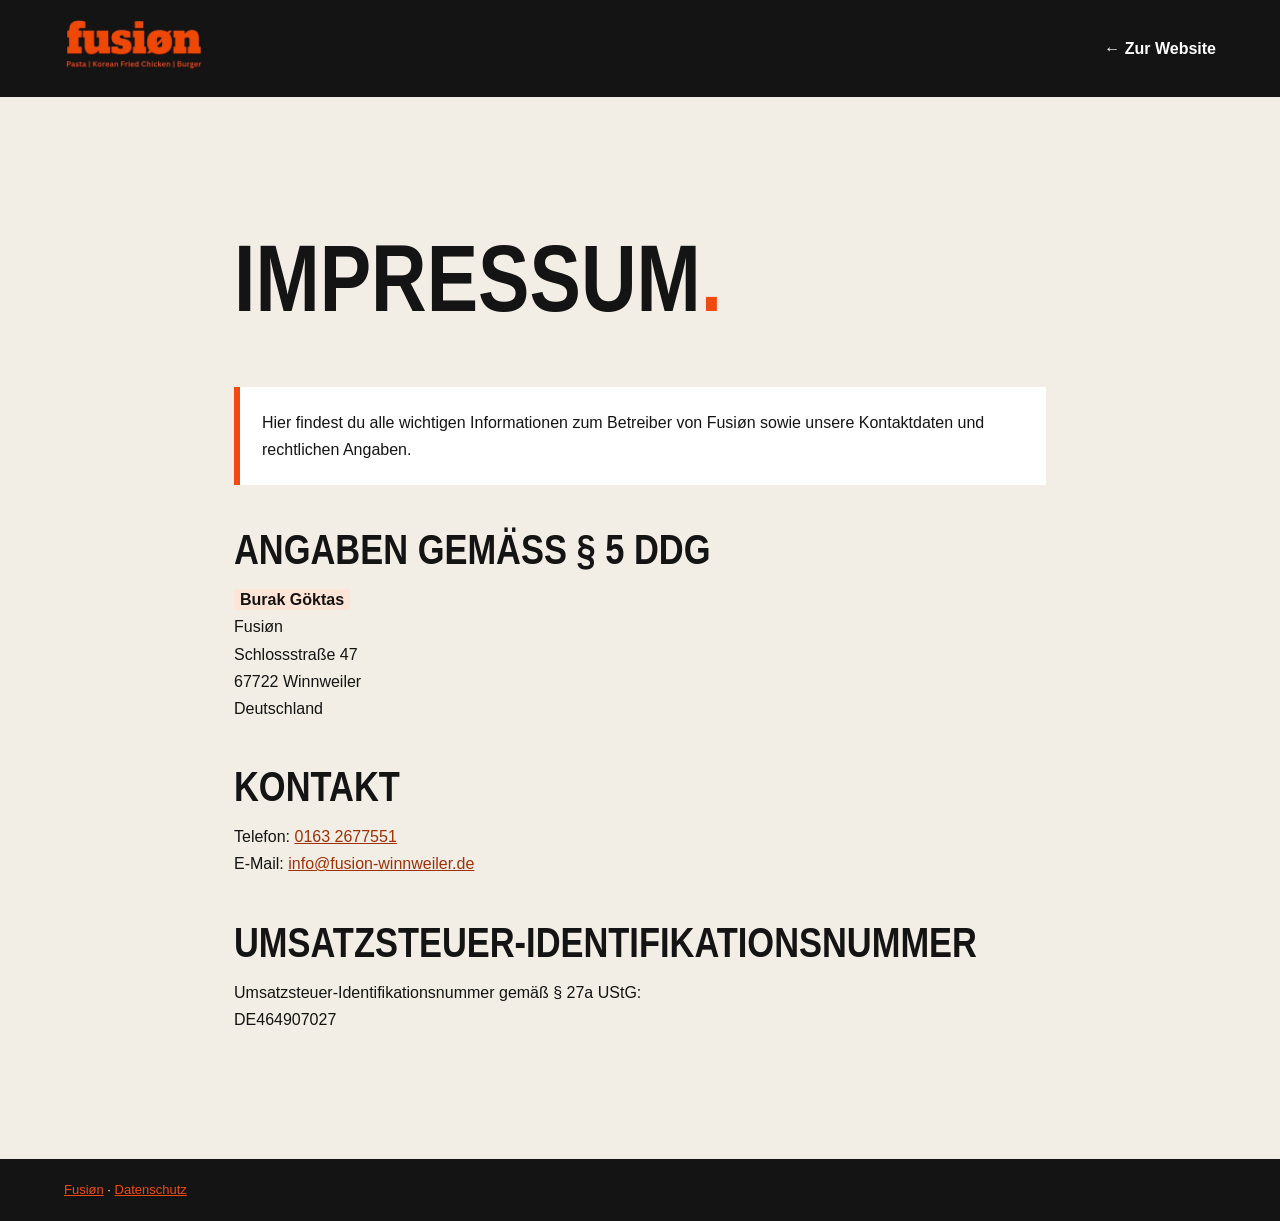
<file: impressum.html>
<!doctype html>
<html lang="de">
<head>
  <meta charset="utf-8">
  <meta name="viewport" content="width=device-width, initial-scale=1">
  <!-- Entwurf: Erst nach Ergänzung und Prüfung der Angaben für Suchmaschinen freigeben. -->
  <meta name="robots" content="noindex, nofollow">
  <title>Impressum – Fusion Kitchen (Entwurf)</title>
  <link rel="stylesheet" href="legal.css?v=mobile3">
</head>
<body>
  <header>
    <a href="index.html#start"><img src="assets/images/fusion-logo.png" alt="Fusion Kitchen – Startseite"></a>
    <a href="index.html">← Zur Website</a>
  </header>

  <main>
    <h1>IMPRESSUM<span style="color:#f04a11">.</span></h1>

 <div class="notice">
  Hier findest du alle wichtigen Informationen zum Betreiber von
  Fusiøn sowie unsere Kontaktdaten und rechtlichen Angaben.
</div>

    <h2>ANGABEN GEMÄSS § 5 DDG</h2>
    <p>
      <span class="placeholder">Burak Göktas</span><br>
     
      Fusiøn <br>
      Schlossstraße 47<br>
      67722 Winnweiler<br>
      Deutschland
    </p>

    <h2>KONTAKT</h2>
    <p>
      Telefon: <a href="tel:+491632677551">0163 2677551</a><br>
      E-Mail: <a href="mailto:info@fusion-winnweiler.de">info@fusion-winnweiler.de</a>
    </p>

    <h2>UMSATZSTEUER-IDENTIFIKATIONSNUMMER</h2>
    <p>
      Umsatzsteuer-Identifikationsnummer gemäß § 27a UStG:<br>
      DE464907027
    </p>

    <p>
    
    <p>
     
    </p>
  </main>

  <footer>
    <a href="index.html">Fusiøn</a> ·
    <a href="datenschutz.html">Datenschutz</a>
  </footer>
</body>
</html>
</file>
<file: styles.css>
/* FUSION IN MOTION — self-contained, no trackers, no remotely hosted fonts */
:root{--black:#141414;--dark:#1c1c1c;--surface:#242321;--orange:#f04a11;--orange2:#ff5b22;--cream:#f2eee6;--white:#fff;--muted:#bdb8b2;--display:Impact,"Arial Narrow","Liberation Sans Narrow","Nimbus Sans Narrow",sans-serif;--body:Arial,Helvetica,"Liberation Sans",sans-serif;--page:clamp(20px,4.4vw,86px);--header-h:90px}
*,*::before,*::after{box-sizing:border-box}html{scroll-behavior:smooth;scroll-padding-top:85px}body{margin:0;background:var(--black);color:var(--white);font:16px/1.5 var(--body);-webkit-font-smoothing:antialiased;overflow-x:hidden}body.nav-open{overflow:hidden}img,video{display:block;max-width:100%}a{color:inherit;text-decoration:none}button{font:inherit}button,a{-webkit-tap-highlight-color:transparent}a:focus-visible,button:focus-visible,[tabindex]:focus-visible{outline:3px solid var(--orange2);outline-offset:4px}.skip-link{position:fixed;z-index:999;left:15px;top:-70px;background:var(--cream);color:var(--black);padding:12px 20px}.skip-link:focus{top:10px}.orange,.orange-text{color:var(--orange)}.micro-label{font:700 12px/1.2 var(--body);letter-spacing:.16em}.section-index{font:800 11px/1.3 var(--body);letter-spacing:.18em}.display-title{font:900 clamp(60px,7.8vw,132px)/.88 var(--display);letter-spacing:-.015em;margin:20px 0 26px}.display-title em{font-style:normal;color:var(--orange)}.cream-section{background:var(--cream);color:var(--black)}.dark-section{background:var(--black);color:var(--white)}.outline-link,.solid-link{display:inline-flex;align-items:center;justify-content:space-between;gap:36px;text-transform:uppercase;letter-spacing:.09em;font:800 11px/1.2 var(--body);min-height:45px;padding:14px 18px;border:1px solid var(--orange);transition:background .25s,color .25s,transform .25s}.outline-link:hover{background:var(--orange);color:white;transform:translateY(-2px)}.solid-link{background:var(--orange);color:white}.solid-link:hover{background:var(--black);color:white;transform:translateY(-2px)}.outline-link span,.solid-link span{font-size:18px;font-weight:400;line-height:.6}.page-progress{position:fixed;top:0;left:0;width:100%;height:2px;z-index:150;background:transparent;pointer-events:none}.page-progress>span{display:block;background:var(--orange);height:100%;width:0;transform-origin:left}
/* HEADER */
.site-header{position:absolute;top:0;left:0;width:100%;z-index:100;transition:background .3s,box-shadow .3s}.site-header.is-scrolled{position:fixed;background:rgba(18,18,18,.94);box-shadow:0 5px 32px #0008;backdrop-filter:blur(20px)}.header-inner{max-width:1900px;min-height:var(--header-h);margin:auto;padding:9px var(--page);display:flex;align-items:center;gap:30px;justify-content:space-between}.brand{display:block;width:170px;flex-shrink:0}.brand img{width:100%;height:auto}.desktop-nav{display:flex;align-items:center;gap:clamp(18px,2.7vw,48px);margin-left:auto}.desktop-nav a{font:800 12px var(--display);letter-spacing:.075em;text-transform:uppercase;transition:color .2s}.desktop-nav a:hover,.desktop-nav a[aria-current="location"]{color:var(--orange2)}.header-visit{margin-left:clamp(8px,1.6vw,24px);display:inline-flex;align-items:center;gap:24px;border:1px solid var(--orange);padding:12px 18px;font:800 12px var(--display);letter-spacing:.08em;text-transform:uppercase;transition:background .25s}.header-visit:hover{background:var(--orange)}.header-visit span{font:22px/0.8 Arial}.mobile-menu-toggle,.mobile-nav{display:none}
/* HERO */
.hero{background:#090909;position:relative;min-height:720px;min-height:100svh;display:flex;flex-direction:column;isolation:isolate}.hero-panels{height:max(625px,calc(100svh - 95px));min-height:625px;display:flex;width:100%;overflow:hidden;border-bottom:1px solid #ffffff26}.food-panel{flex:1;min-width:0;position:relative;isolation:isolate;display:flex;flex-direction:column;justify-content:space-between;overflow:hidden;padding:calc(var(--header-h) + 18px) clamp(17px,3.4vw,65px) 35px;transition:flex .72s cubic-bezier(.2,.7,.1,1);border-right:1px solid #fff3;outline-offset:-3px}.food-panel:last-child{border-right:0}.food-panel::after{content:"";pointer-events:none;position:absolute;inset:0;z-index:-1;background:linear-gradient(180deg,#08080899 0%,transparent 32%,#00000020 44%,#000000c9 86%,#080808 100%)}.food-panel::before{content:"";position:absolute;inset:0;border-top:2px solid transparent;pointer-events:none;transition:border-color .35s}.food-panel:hover::before,.food-panel.is-active::before{border-color:var(--orange)}.panel-image{position:absolute;z-index:-2;inset:0;width:100%;height:100%;object-fit:cover;object-position:center center;transform:scale(1.045);filter:brightness(.85);transition:transform 1.1s cubic-bezier(.2,.65,.2,1),filter .6s}.food-panel.is-active .panel-image,.food-panel:hover .panel-image{transform:scale(1.11);filter:brightness(.96)}@media (hover:hover) and (min-width:850px){.hero-panels:has(.food-panel:hover) .food-panel:not(:hover){flex:.73}.hero-panels:has(.food-panel:hover) .food-panel:hover{flex:1.54}.hero-panels:has(.food-panel:hover) .food-panel:not(:hover) .panel-image{filter:brightness(.67)}}.panel-top{display:flex;justify-content:space-between;align-items:flex-start;gap:8px}.scribble{color:var(--orange2);font:bold italic clamp(18px,2vw,31px)/1.05 Georgia,serif;letter-spacing:-.065em;transform:rotate(-7deg);display:inline-block;text-shadow:0 1px 9px #000b}.panel-number{font:900 13px var(--body);opacity:.95;padding-top:8px}.panel-number span{color:var(--orange)}.panel-bottom{min-width:0;position:relative;z-index:2}.panel-eyebrow{font:800 11px var(--body);letter-spacing:.15em;text-transform:uppercase}.panel-bottom h1,.panel-bottom h2{font:900 clamp(60px,7.2vw,130px)/.82 var(--display);letter-spacing:-.02em;margin:12px 0 10px;text-shadow:0 4px 20px #0006;white-space:nowrap}.panel-bottom h2{font-size:clamp(50px,6.5vw,116px)}.food-panel.chicken h2{font-size:clamp(44px,5.55vw,105px)}.panel-bottom>p{margin:0 0 20px;max-width:330px;font-size:11px;letter-spacing:.1em;font-weight:800}.panel-cta{width:min(100%,290px);background:#1010107b;backdrop-filter:blur(5px);white-space:nowrap}.hero-signoff{flex:1;min-height:95px;display:grid;grid-template-columns:1fr 1fr 1fr;align-items:center;padding:13px var(--page);gap:20px}.handwritten{font:bold italic clamp(17px,1.9vw,27px) Georgia,serif;letter-spacing:-.07em;color:var(--orange2);transform:rotate(-5deg);transform-origin:left;display:inline-block;white-space:nowrap}.hero-signoff p{text-align:center;font:900 clamp(14px,1.65vw,25px)/1 var(--display);letter-spacing:.025em;margin:0}.hero-signoff p strong{color:var(--orange);font:inherit}.scroll-cue{font:700 10px var(--body);letter-spacing:.16em;text-align:right}.scroll-cue span{font-size:24px;vertical-align:middle;margin-left:15px;color:var(--orange)}
/* INTRO */
.intro{padding:32px var(--page) clamp(65px,8vw,140px)}.intro-kicker{display:flex;gap:15px;align-items:center;justify-content:space-between;padding-bottom:24px;border-bottom:1px solid #1616164d}.cross-symbol{font-size:32px;color:var(--orange)}.intro-main{display:grid;grid-template-columns:.9fr 1.1fr;gap:clamp(30px,6vw,115px);padding-top:65px;align-items:center}.intro-copy .display-title{font-size:clamp(54px,4.7vw,88px);max-width:670px}.intro-desc{max-width:445px;font-size:clamp(16px,1.4vw,20px);line-height:1.48;margin:0 0 30px}.intro-collage{position:relative;min-height:590px;display:grid;grid-template-columns:1.35fr .65fr;grid-template-rows:1fr 0.52fr;gap:12px;padding:0 30px 30px 0}.collage-main{grid-row:1 / 3;overflow:hidden;position:relative;background:#292929;min-height:560px}.collage-main video{width:100%;height:100%;position:absolute;inset:0;object-fit:cover;object-position:center}.image-label{position:absolute;left:17px;bottom:17px;background:#141414da;color:white;padding:8px 12px;font:800 10px var(--body);letter-spacing:.12em}.collage-small{margin:0;position:relative;overflow:hidden;min-height:300px}.collage-small img{width:100%;height:100%;object-fit:cover}.collage-small figcaption{position:absolute;left:0;bottom:0;right:0;background:#141414bf;color:white;padding:8px;font:800 12px var(--display)}.orange-note{background:var(--orange);color:#111;font:900 clamp(27px,3.9vw,63px)/.9 var(--display);padding:25px 18px}.collage-scribble{position:absolute;right:0;bottom:0;transform:rotate(-9deg);color:var(--orange);font:bold italic 21px/.98 Georgia,serif;text-shadow:2px 2px 1px var(--cream)}
/* WORLD SHOWCASE */
.worlds{padding:clamp(75px,8vw,140px) var(--page)}.section-head{display:grid;grid-template-columns:1.3fr .7fr;align-items:end;gap:20px;margin-bottom:65px}.section-head .section-index{grid-column:1/-1}.section-head .display-title{margin:5px 0 0}.section-head>p{max-width:340px;justify-self:end;font-size:18px;color:var(--muted)}.world-stack{display:grid;gap:30px}.world-card{position:relative;min-height:510px;overflow:hidden;display:grid;grid-template-columns:1.1fr .9fr;background:#202020;border:1px solid #ffffff25}.world-card:nth-child(even){grid-template-columns:.9fr 1.1fr}.world-card:nth-child(even) .world-image{order:2}.world-image{height:520px;overflow:hidden}.world-image img{width:100%;height:100%;object-fit:cover;object-position:center 45%;transition:transform 1.1s}.world-card:hover .world-image img{transform:scale(1.06)}.world-text{padding:clamp(35px,5vw,100px);display:flex;flex-direction:column;align-items:flex-start;justify-content:center}.world-text>span{font-size:11px;letter-spacing:.2em;font-weight:800;color:var(--orange2)}.world-text h3{font:900 clamp(65px,7.5vw,130px)/.85 var(--display);letter-spacing:-.012em;margin:22px 0}.world-text h3 span{color:var(--orange)}.world-text>p{max-width:400px;color:#dbd6d2;font-size:18px;margin:0 0 30px}.world-text .outline-link{max-width:290px}
/* MENU */
.menu-section{background:var(--cream);color:var(--black);padding:clamp(85px,9vw,155px) var(--page)}.menu-heading{max-width:1050px}.menu-heading .display-title{margin:30px 0 18px}.menu-heading>p{font-size:18px;margin:0 0 60px}.menu-layout{display:grid;grid-template-columns:minmax(260px,.32fr) minmax(0,.68fr);gap:clamp(25px,4vw,75px);align-items:start}.menu-aside{position:sticky;top:120px;border-top:4px solid var(--orange);padding:22px 0 40px;min-height:400px}.menu-aside-top{font:800 12px var(--body);letter-spacing:.18em}.menu-aside strong{display:block;font:900 clamp(58px,5.8vw,105px)/.91 var(--display);margin:40px 0 20px}.menu-aside strong span{color:var(--orange)}.menu-aside p{font-size:14px}.menu-side-decor{color:var(--orange);font:100px/1 var(--display);padding-top:34px}.menu-content{min-width:0}.menu-tabs{display:flex;gap:0;overflow-x:auto;scrollbar-width:thin;border-bottom:2px solid var(--black);position:sticky;top:76px;z-index:15;background:var(--cream)}.menu-tab{flex:1;white-space:nowrap;background:transparent;border:0;border-bottom:5px solid transparent;margin-bottom:-2px;padding:20px clamp(10px,1.5vw,24px);font:900 clamp(15px,1.55vw,24px)/1 var(--display);letter-spacing:.03em;text-transform:uppercase;color:#666;cursor:pointer;transition:background .2s,color .2s}.menu-tab:hover{color:var(--black)}.menu-tab.is-selected{color:var(--orange);border-bottom-color:var(--orange);background:#fff7}.menu-results{min-height:500px}.menu-category-intro{display:grid;grid-template-columns:1fr 155px;gap:22px;align-items:center;background:var(--black);color:white;padding:25px;min-height:205px;margin:25px 0 24px;overflow:hidden}.menu-category-intro .micro-label{color:var(--orange)}.menu-category-intro h3{font:900 clamp(39px,4.1vw,70px)/.89 var(--display);margin:12px 0}.menu-category-intro p{max-width:370px;margin:0;font-size:14px;color:#e1dbd6}.menu-category-intro img{width:155px;height:175px;object-fit:cover}.menu-group{margin-top:38px}.menu-group-heading{border-bottom:3px solid var(--orange);padding-bottom:12px}.menu-group-heading h4{font:900 clamp(27px,3.1vw,46px)/1 var(--display);margin:0;color:var(--orange)}.menu-group-heading p{margin:8px 0 0;font-size:14px}.menu-item{display:grid;grid-template-columns:35px minmax(0,1fr) auto;column-gap:13px;align-items:start;padding:23px 0;border-bottom:1px solid #15151539}.dish-number{font:900 17px var(--display);color:var(--orange);padding-top:3px}.dish-name-line{display:flex;align-items:baseline;gap:8px;flex-wrap:wrap}.dish-name-line h5{font:900 clamp(22px,2vw,30px)/1.05 var(--display);margin:0;text-transform:uppercase}.dish-tag{font:700 10px var(--body);border:1px solid var(--orange);color:var(--orange);padding:3px 5px;white-space:nowrap}.dish-recommendation{font-size:12px;color:#b53c10;font-weight:700;margin:7px 0 0}.dish-description{font-size:14px;line-height:1.52;color:#494642;max-width:630px;margin:8px 0 4px}.dish-allergens{display:inline-block;font-size:11px;color:#6a6763;margin-top:5px}.dish-price{font-size:clamp(16px,1.35vw,21px);white-space:nowrap;padding-left:4px}.menu-footnote,.menu-extra-note{font-size:12px;line-height:1.6;color:#585550;border-top:1px solid #7774;padding-top:14px;margin-top:20px}
/* GALLERY */
.gallery-section{padding:clamp(85px,9vw,150px) var(--page)}.gallery-head{display:flex;align-items:end;justify-content:space-between;gap:60px;margin-bottom:45px}.gallery-head .display-title{margin:20px 0 0}.gallery-head>p{max-width:280px;color:#bdb8b2;font-size:17px}.gallery-grid{display:grid;grid-template-columns:1.15fr 1fr .75fr;grid-template-rows:310px 290px;gap:16px}.gallery-item{position:relative;margin:0;overflow:hidden;background:#262626}.gallery-item img{width:100%;height:100%;object-fit:cover;transition:transform .8s cubic-bezier(.2,.7,.1,1)}.gallery-item:hover img{transform:scale(1.045)}.gallery-item figcaption{position:absolute;bottom:15px;left:15px;background:#141414cd;border-left:2px solid var(--orange);padding:8px 10px;font:900 13px var(--display);letter-spacing:.05em}.g-one{grid-column:1;grid-row:1/3}.g-two{grid-column:2;grid-row:1}.g-three{grid-column:3;grid-row:1}.g-four{grid-column:2;grid-row:2}.g-five{grid-column:3;grid-row:2}.gallery-footer{display:flex;justify-content:space-between;align-items:center;gap:20px;margin-top:25px}.gallery-footer p{max-width:610px;color:#c5c0bc;font-size:12px}
/* VISIT */
.visit-section{padding:clamp(85px,9vw,155px) var(--page)}.visit-top .display-title{font-size:clamp(85px,11vw,180px)}.visit-top>p{font-size:18px;margin:0 0 48px}.visit-grid{display:grid;grid-template-columns:1fr 1fr;gap:clamp(32px,8vw,130px);align-items:stretch}.visit-info{border-top:3px solid var(--orange);display:grid}.visit-block{border-bottom:1px solid #1114;padding:26px 0}.visit-block>span{display:block;font:900 12px var(--body);color:var(--orange);letter-spacing:.16em;margin-bottom:14px}.visit-block h3{font:900 43px var(--display);margin:0 0 7px}.visit-block address{font-size:21px;font-style:normal;line-height:1.5;margin-bottom:21px}.hours{margin:0}.hours>div{display:flex;justify-content:space-between;gap:15px;padding:7px 0;font:700 15px var(--body)}.hours dd{margin:0;text-align:right}.visit-block small{display:block;color:#6b6661;margin-top:13px}.phone-link{font:900 clamp(28px,3vw,46px) var(--display)}.phone-link span{color:var(--orange)}.visit-photo{position:relative;overflow:hidden;min-height:580px}.visit-photo img{width:100%;height:100%;object-fit:cover;object-position:center 35%;position:absolute;inset:0}.visit-stamp{position:absolute;right:20px;bottom:24px;background:var(--orange);color:var(--black);font:900 27px/.95 var(--display);transform:rotate(7deg);padding:17px 19px}
/* FOOTER */
.site-footer{background:#0f0f0f;border-top:5px solid var(--orange);padding:25px var(--page) 22px}.footer-inner{max-width:1900px;margin:auto}.footer-top{display:flex;justify-content:space-between;align-items:center;font:800 11px var(--body);letter-spacing:.13em;color:var(--muted)}.footer-top a{color:var(--orange)}.footer-mega{font:900 clamp(90px,17.1vw,290px)/.82 var(--display);letter-spacing:-.025em;margin:65px 0 75px;white-space:nowrap}.footer-mega span{color:var(--orange);text-shadow:0 0 42px #f04a113d}.footer-bottom{display:flex;justify-content:space-between;align-items:center;gap:25px;border-top:1px solid #ffffff50;padding:20px 0}.footer-logo{width:240px;flex-shrink:0}.footer-logo img{width:100%;height:auto}.footer-links{display:flex;gap:25px;flex-wrap:wrap}.footer-links a,.footer-location{font:800 11px var(--body);text-transform:uppercase;letter-spacing:.08em}.footer-links a:hover{color:var(--orange)}.footer-location{color:#aaa}.footer-legal-note{color:#777;font-size:11px;margin:17px 0 0}.noscript-warning{position:fixed;bottom:0;background:#fff6df;color:#111;padding:15px;width:100%;z-index:100}
/* REVEALS */
.js .reveal{opacity:0;transform:translateY(42px);transition:opacity .75s,transform .75s cubic-bezier(.2,.7,.2,1)}.js .reveal.is-visible{opacity:1;transform:none}
/* MID-SIZE DESKTOP */
@media(max-width:1180px){:root{--page:32px;--header-h:78px}.brand{width:146px}.header-visit{display:none}.panel-bottom h1{font-size:clamp(65px,7.7vw,95px)}.panel-bottom h2{font-size:clamp(53px,6.6vw,80px)}.food-panel.chicken h2{font-size:clamp(48px,5.75vw,70px)}.food-panel{padding-left:25px;padding-right:20px}.scribble{font-size:22px}.intro-collage{min-height:470px}.collage-main{min-height:470px}.gallery-grid{grid-template-rows:270px 250px}.footer-location{display:none}}
/* =========================================
   DESKTOP HERO – TYPOGRAFIE OPTIMIERUNG
   ========================================= */

@media (min-width: 850px) {

    /* PASTA */

    .panel-bottom h1 {
        font-size: clamp(50px, 5.3vw, 94px);
    }

    /* SMASH BURGER */

    .panel-bottom h2 {
        font-size: clamp(50px, 5.3vw, 94px);
    }

    /* KOREAN CHICKEN */

    .food-panel.chicken h2 {
        font-size: clamp(50px, 5.3vw, 94px);
    }

}
/* =========================================
   DESKTOP NAVIGATION
   ========================================= */

@media (min-width: 850px) {

    .desktop-nav a {
        font-family: Arial, sans-serif;
        font-size: 13px;
        font-weight: 700;
        letter-spacing: 0.06em;
    }

    .header-visit {
        font-family: Arial, sans-serif;
        font-size: 12px;
        font-weight: 700;
    }

}
/* =========================================
   FUSION KITCHEN
   EINHEITLICHE DESKTOP-ÜBERSCHRIFTEN
   ========================================= */

@media (min-width: 850px) {

    /* Alle großen Abschnittsüberschriften */

    .display-title,
    .intro-copy .display-title,
    .section-head .display-title,
    .menu-heading .display-title,
    .gallery-head .display-title,
    .visit-top .display-title {

        font-size: clamp(54px, 4.7vw, 88px);
        line-height: 0.92;

    }

    /* Überschriften innerhalb der Food Experience */

    .world-text h3 {

        font-size: clamp(54px, 4.7vw, 88px);
        line-height: 0.92;

    }

}
/* =========================================
   FUSION KITCHEN
   EINHEITLICHE DESKTOP TYPOGRAFIE
   ========================================= */

@media (min-width: 850px) {

    /* 1. ÜBER UNS */

    .intro-copy .display-title {
        font-size: clamp(54px, 4.7vw, 88px);
        line-height: 0.92;
    }


    /* 2. PICK YOUR CRAVING */

    .section-head .display-title {
        font-size: clamp(54px, 4.7vw, 88px);
        line-height: 0.92;
    }


    /* 3. FOOD EXPERIENCE */

    .world-text h3 {
        font-size: clamp(54px, 4.7vw, 88px);
        line-height: 0.92;
    }


    /* 4. SPEISEKARTE – HAUPTÜBERSCHRIFT */

    .menu-heading .display-title {
        font-size: clamp(54px, 4.7vw, 88px);
        line-height: 0.92;
    }


    /* 5. SPEISEKARTE – LINKE SPALTE */

    .menu-aside strong {
        font-size: clamp(45px, 3.5vw, 72px);
        line-height: 0.95;
    }


    /* 6. GALERIE */

    .gallery-head .display-title {
        font-size: clamp(54px, 4.7vw, 88px);
        line-height: 0.92;
    }


    /* 7. ANFAHRT */

    .visit-top .display-title {
        font-size: clamp(54px, 4.7vw, 88px);
        line-height: 0.92;
    }


    /* 8. FOOTER – EAT. DRINK. REPEAT. */

    .footer-mega {
        font-size: clamp(54px, 4.7vw, 88px);
        line-height: 0.92;
        margin: 45px 0 55px;
    }

}
/* Kompakte Video-Steuerung: beide Buttons gemeinsam rechts unten, ohne Textlabel zu verdecken. */
.collage-main .kitchen-video-controls {
  position: absolute;
  z-index: 3;
  right: 16px;
  bottom: 57px;
  display: flex;
  gap: 6px;
  align-items: center;
}
.collage-main .kitchen-video-controls button {
  display: grid;
  place-items: center;
  flex: 0 0 44px;
  width: 44px;
  height: 44px;
  padding: 11px;
  border: 1px solid rgba(255,255,255,.55);
  border-radius: 50%;
  background: rgba(20,20,20,.78);
  color: #fff;
  cursor: pointer;
  touch-action: manipulation;
  -webkit-tap-highlight-color: transparent;
}
.collage-main .kitchen-video-controls button:hover { background: rgba(20,20,20,.95); }
.collage-main .kitchen-video-controls button:focus-visible { outline: 3px solid var(--orange); outline-offset: 3px; }
.collage-main .kitchen-video-controls svg { display: block; width: 20px; height: 20px; }
.collage-main .kitchen-sound-toggle .sound-icon-unmuted { display: none; }
.collage-main .kitchen-sound-toggle[aria-pressed="true"] .sound-icon-muted { display: none; }
.collage-main .kitchen-sound-toggle[aria-pressed="true"] .sound-icon-unmuted { display: block; }
/* Die Steuerung liegt knapp oberhalb der Bildunterschrift statt über ihr. */
@media (max-width: 599px) {
  .collage-main .kitchen-video-controls { right: 8px; bottom: 52px; gap: 5px; }
}



/* ================================================================
   FUSIØN IN MOTION V3 · No external dependencies / no added footage
   Signature ø and i-dot use LOSSLESS slices of the original logo.
   Effects are decorative only; all normal interaction stays native.
   ================================================================ */

/* LOGOS: fixed letters and subline -> ø rotates into place -> i-dot arrives last. */
.brand-original { width:100%; height:auto; }
.brand-motion { display:none; position:relative; width:100%; aspect-ratio:571 / 215; }
.js .brand-original { display:none; }
.js .brand-motion { display:block; }
.brand-motion > img { display:block; position:absolute; height:auto; pointer-events:none; }
.brand-motion .logo-body { width:100%; inset:0 auto auto 0; }
.brand-motion .logo-o { left:58.844%; top:21.860%; width:18.564%; transform-origin:center; }
.brand-motion .logo-dot { left:50.263%; top:5.116%; width:6.655%; transform-origin:center 85%; }
@keyframes fusionOArrives {
  0%   { opacity:0; transform:translate3d(92%, -80%, 0) rotate(-250deg) scale(1.53); }
  62%  { opacity:1; }
  79%  { transform:translate3d(-7%, 3%, 0) rotate(14deg) scale(1.085); }
  91%  { transform:translate3d(2%, -1%, 0) rotate(-4deg) scale(.99); }
  100% { opacity:1; transform:translate3d(0, 0, 0) rotate(0) scale(1); }
}
@keyframes fusionDotDrops {
  0%   { opacity:0; transform:translate3d(0, -220%, 0) scale(1.4); }
  53%  { opacity:1; transform:translate3d(0, 23%, 0) scale(1.1); }
  76%  { transform:translate3d(0, -15%, 0) scale(.95); }
  100% { opacity:1; transform:translate3d(0, 0, 0) scale(1); }
}
/* Header plays on page load. Footer waits until its logo enters the viewport. */
.js .brand .brand-motion .logo-o { animation:fusionOArrives 1.90s cubic-bezier(.17,.68,.23,1) .45s both; }
.js .brand .brand-motion .logo-dot { animation:fusionDotDrops .85s cubic-bezier(.18,.72,.21,1) 2.59s both; }
.js .footer-logo .brand-motion .logo-o,
.js .footer-logo .brand-motion .logo-dot { opacity:0; }
.js .footer-logo.is-visible .brand-motion .logo-o { animation:fusionOArrives 1.90s cubic-bezier(.17,.68,.23,1) .25s both; }
.js .footer-logo.is-visible .brand-motion .logo-dot { animation:fusionDotDrops .85s cubic-bezier(.18,.72,.21,1) 2.39s both; }
.footer-logo { display:block; }
/* Keep the nonanimated intact image for non-JS browsers. */
@keyframes fusionNavAppears {
  from { opacity:0; transform:translate3d(0, 12px, 0); }
  to { opacity:1; transform:translate3d(0,0,0); }
}
.js .desktop-nav a, .js .header-visit, .js .mobile-menu-toggle {
  animation:fusionNavAppears .56s cubic-bezier(.2,.7,.2,1) both;
}
.js .desktop-nav a:nth-child(1) { animation-delay:1.29s; }
.js .desktop-nav a:nth-child(2) { animation-delay:1.40s; }
.js .desktop-nav a:nth-child(3) { animation-delay:1.51s; }
.js .desktop-nav a:nth-child(4) { animation-delay:1.62s; }
.js .header-visit { animation-delay:1.74s; }
.js .mobile-menu-toggle { animation-delay:1.26s; }

/* No image-covering color sheets: food photography remains visible immediately. */
/* The existing hover/expanded transformations still govern panel images. */
@keyframes fusionPanelWords {
  from { opacity:0; transform:translate3d(0, 32px, 0); }
  to { opacity:1; transform:translate3d(0,0,0); }
}
.js .food-panel .panel-bottom { animation:fusionPanelWords .72s cubic-bezier(.14,.75,.18,1) both; }
.js .food-panel:nth-child(1) .panel-bottom { animation-delay:.22s; }
.js .food-panel:nth-child(2) .panel-bottom { animation-delay:.37s; }
.js .food-panel:nth-child(3) .panel-bottom { animation-delay:.52s; }
.js .food-panel .panel-top { animation:fusionPanelWords .65s ease-out both; }
.js .food-panel:nth-child(1) .panel-top { animation-delay:.15s; }
.js .food-panel:nth-child(2) .panel-top { animation-delay:.30s; }
.js .food-panel:nth-child(3) .panel-top { animation-delay:.45s; }

/* TITLES: actual masked text, with orange line entering after the first. */
.motion-heading .motion-line { display:block; overflow:hidden; padding-block:.1em; margin-block:-.1em; }
.motion-heading .motion-line-inner { display:block; }
.js .reveal .motion-line-inner {
  opacity:0; transform:translate3d(0, 115%, 0);
  transition:opacity .7s ease,transform .91s cubic-bezier(.2,.76,.2,1);
}
.js .reveal.is-visible .motion-line-inner { opacity:1; transform:translate3d(0,0,0); }
.js .reveal.is-visible .motion-line:nth-child(1) .motion-line-inner { transition-delay:.10s; }
.js .reveal.is-visible .motion-line:nth-child(2) .motion-line-inner { transition-delay:.29s; }
.js .reveal.is-visible .motion-line:nth-child(3) .motion-line-inner { transition-delay:.47s; }

/* FOOD WORLDS: preserve photo visibility; only zoom + staggered copy. */
.world-card .world-image { position:relative; }
@keyframes fusionWorldPhoto {
  from { transform:scale(1.105); }
  to { transform:scale(1); }
}
.js .world-card.is-visible .world-image img {
  animation:fusionWorldPhoto 1.15s cubic-bezier(.2,.7,.2,1) .12s backwards;
}
.js .world-card .world-text > span,
.js .world-card .world-text > h3,
.js .world-card .world-text > p,
.js .world-card .world-text > a {
  opacity:0; transform:translate3d(0, 26px, 0);
  transition:opacity .65s ease,transform .82s cubic-bezier(.2,.72,.18,1);
}
.js .world-card.is-visible .world-text > span,
.js .world-card.is-visible .world-text > h3,
.js .world-card.is-visible .world-text > p,
.js .world-card.is-visible .world-text > a { opacity:1; transform:none; }
.js .world-card.is-visible .world-text > span { transition-delay:.24s; }
.js .world-card.is-visible .world-text > h3 { transition-delay:.37s; }
.js .world-card.is-visible .world-text > p { transition-delay:.51s; }
.js .world-card.is-visible .world-text > a { transition-delay:.63s; }
.js .world-card.is-visible .world-text > a:hover {
  transform:translateY(-2px); transition:transform .25s,background .25s,color .25s;
}

/* MENU: one travelling line. Swiping/clicking/kbd navigation still use menu.js. */
.js .menu-tabs .menu-indicator {
  position:absolute; display:block; bottom:0; left:0; height:4px; width:0;
  border-radius:2px 2px 0 0; background:var(--orange); z-index:2;
  pointer-events:none; transition:transform .46s cubic-bezier(.23,.78,.17,1),width .46s cubic-bezier(.23,.78,.17,1);
}
.js .menu-tab.is-selected { border-bottom-color:transparent; }
@keyframes fusionMenuDishEnter {
  from { opacity:0; transform:translate3d(0, 16px, 0); }
  to { opacity:1; transform:translate3d(0,0,0); }
}
.js .menu-results.is-switching .menu-category-intro,
.js .menu-results.is-switching .menu-group-heading,
.js .menu-results.is-switching .menu-item {
  animation:fusionMenuDishEnter .48s cubic-bezier(.2,.78,.2,1) backwards;
}
.js .menu-results.is-switching .menu-category-intro { animation-delay:.04s; }
.js .menu-results.is-switching .menu-group-heading { animation-delay:.095s; }
.js .menu-results.is-switching .menu-item:nth-child(1) { animation-delay:.11s; }
.js .menu-results.is-switching .menu-item:nth-child(2) { animation-delay:.14s; }
.js .menu-results.is-switching .menu-item:nth-child(3) { animation-delay:.17s; }
.js .menu-results.is-switching .menu-item:nth-child(4) { animation-delay:.20s; }
.js .menu-results.is-switching .menu-item:nth-child(5) { animation-delay:.23s; }

/* FINALE: dramatic typography without extra art or a scrolling marquee. */
.footer-mega .footer-motion-row { display:block; overflow:hidden; padding-block:.08em; margin-block:-.08em; }
.footer-mega .footer-motion-row:first-child,
.footer-mega .footer-motion-row:first-child .footer-motion-inner { color:#fff; text-shadow:none; }
.footer-mega .footer-motion-orange,
.footer-mega .footer-motion-orange .footer-motion-inner { color:var(--orange); }
.footer-mega .footer-motion-inner { display:block; }
.js .footer-mega .footer-motion-inner {
  opacity:0; transform:translate3d(0, 115%, 0);
  transition:opacity .65s ease,transform 1.1s cubic-bezier(.18,.75,.2,1);
}
.js .footer-mega.is-visible .footer-motion-inner { opacity:1; transform:none; }
.js .footer-mega.is-visible .footer-motion-orange .footer-motion-inner { transition-delay:.29s; }

/* Compact touch layout: only the open pasta panel animates on load. */
@media (max-width:849px), (max-width:1366px) and (hover:none) and (pointer:coarse) {
  .js .food-panel:not(.motion-first-panel) .panel-bottom,
  .js .food-panel:not(.motion-first-panel) .panel-top { animation:none; }
  .js .world-card .world-text > span,
  .js .world-card .world-text > h3,
  .js .world-card .world-text > p,
  .js .world-card .world-text > a { transform:translate3d(0, 17px, 0); }
}
/* Reduced-motion: show complete logos/text/images immediately. */
@media (prefers-reduced-motion:reduce) {
  .js .brand-motion .logo-o, .js .brand-motion .logo-dot,
  .js .desktop-nav a, .js .header-visit, .js .mobile-menu-toggle,
  .js .food-panel .panel-bottom, .js .food-panel .panel-top,
  .js .world-card.is-visible .world-image img { animation:none!important; opacity:1!important; transform:none!important; }
  .js .reveal .motion-line-inner, .js .world-card .world-text > span,
  .js .world-card .world-text > h3, .js .world-card .world-text > p,
  .js .world-card .world-text > a, .js .footer-mega .footer-motion-inner {
    opacity:1!important; transform:none!important; transition:none!important;
  }
  .js .menu-tabs .menu-indicator { transition:none!important; }
  .js .menu-results.is-switching .menu-category-intro,
  .js .menu-results.is-switching .menu-group-heading,
  .js .menu-results.is-switching .menu-item { animation:none!important; }
}


/* IN MOTION V4 | Punctuation is added AFTER its word/line arrives.
   Real text glyphs are preserved, no image/SVG/font dependencies.
   Keep inline-width allocated so nothing jumps on mobile. */
.punct-mark{display:inline-block;position:relative;white-space:nowrap;transform-origin:50% 88%;}
/* All non-JS and reduced-motion views display final punctuation normally. */
@keyframes fusionInkedDot{
  0%{opacity:0;clip-path:inset(0 100% 0 0);transform:translate3d(-.16em,-.28em,0) rotate(-17deg) scale(.36)}
  35%{opacity:1;clip-path:inset(0 45% 0 0);transform:translate3d(-.06em,-.11em,0) rotate(-7deg) scale(.83)}
  76%{opacity:1;clip-path:inset(0 0 0 0);transform:translate3d(0,.025em,0) rotate(2deg) scale(1.09)}
  100%{opacity:1;clip-path:inset(0 0 0 0);transform:none}
}
/* V5: The question mark is already there. Only its final dot drops into place. */
@keyframes fusionQuestionDot{
  0%{opacity:0;transform:translate3d(0,-.13em,0) scale(.6)}
  72%{opacity:1;transform:translate3d(0,.018em,0) scale(1.08)}
  100%{opacity:1;transform:none}
}
/* Header/hero word appears first, its punctuation follows visibly. */
.js .food-panel .punct-dot{animation:fusionInkedDot .78s cubic-bezier(.18,.65,.22,1) 1.24s both;}
.js .food-panel:nth-child(2) .punct-dot{animation-delay:1.39s;}
.js .food-panel:nth-child(3) .punct-dot{animation-delay:1.54s;}
/* On touch, a category switched open replays ONLY its punctuation, not its image. */
.js .food-panel.punct-activated .punct-dot{animation:fusionInkedDot .78s cubic-bezier(.18,.65,.22,1) .40s both;}
/* Display headings arrive line-by-line. Punctuation inks in AFTER each line settles. */
.js .motion-heading .punct-mark{opacity:0;}
.js .reveal.is-visible .motion-heading .motion-line:nth-child(1) .punct-dot{
 animation:fusionInkedDot .78s cubic-bezier(.18,.65,.22,1) 1.10s both;
}
.js .reveal.is-visible .motion-heading .motion-line:nth-child(2) .punct-dot{
 animation:fusionInkedDot .78s cubic-bezier(.18,.65,.22,1) 1.29s both;
}
.js .reveal.is-visible .motion-heading .motion-line:nth-child(3) .punct-dot{
 animation:fusionInkedDot .78s cubic-bezier(.18,.65,.22,1) 1.47s both;
}
/* Food cards: let the entire heading appear before its signature period. */
.js .world-card .punct-dot{opacity:0;}
.js .world-card.is-visible .punct-dot{
 animation:fusionInkedDot .78s cubic-bezier(.18,.65,.22,1) 1.29s both;
}
/* Show the curved question-mark glyph immediately; reserve its width from the start.
   The same glyph is duplicated only visually and clipped to the final dot,
   preserving the exact dot shape of the original display font. */
.js .punct-watch .punct-question{
 opacity:1;
 color:transparent;
}
.js .punct-watch .punct-question::before,
.js .punct-watch .punct-question::after{
 content:"?";
 position:absolute;
 inset:0;
 font:inherit;
 line-height:inherit;
 color:var(--orange);
 pointer-events:none;
}
.js .punct-watch .punct-question::before{
 clip-path:inset(0 0 24% 0);
}
.js .punct-watch .punct-question::after{
 clip-path:inset(74% 0 0 0);
 opacity:0;
 transform-origin:50% 85%;
}
.js .punct-watch.is-visible .punct-question::after{
 animation:fusionQuestionDot .48s cubic-bezier(.2,.75,.26,1) .38s both;
}
/* Footer: three dots appear as independent hand-placed finishing touches. */
.footer-mega .footer-motion-row:first-child .punct-mark{color:inherit;text-shadow:inherit;}
.js .footer-mega .punct-dot{opacity:0;}
.js .footer-mega.is-visible .footer-motion-row:first-child .punct-dot{
 animation:fusionInkedDot .78s cubic-bezier(.18,.65,.22,1) 1.26s both;
}
.js .footer-mega.is-visible .footer-motion-row:first-child .punct-dot:nth-of-type(2){animation-delay:1.60s;}
.js .footer-mega.is-visible .footer-motion-orange .punct-dot{
 animation:fusionInkedDot .78s cubic-bezier(.18,.65,.22,1) 1.84s both;
}
@media(prefers-reduced-motion:reduce){
 .js .punct-mark{animation:none!important;opacity:1!important;clip-path:none!important;transform:none!important;}
 .js .punct-watch .punct-question{color:var(--orange)!important;}
 .js .punct-watch .punct-question::before,.js .punct-watch .punct-question::after{content:none!important;animation:none!important;}
}

/* FUSIØN responsive rules bundled here to eliminate a separate render-blocking CSS request. */
/* Mobile v3: phones and touch tablets. Desktop styling lives in styles.css. */
@font-face {
  font-family: "Fusion Mobile";
  src: url("assets/fonts/fusion-mobile-bold.woff") format("woff");
  font-style: normal;
  font-weight: 900;
  font-display: swap;
}
.menu-swipe-controls { display: none; }

@media (max-width: 849px), (max-width: 1366px) and (hover: none) and (pointer: coarse) {
  :root {
    --display: "Fusion Mobile", Arial, Helvetica, sans-serif;
    --page: clamp(16px, 4.5vw, 40px);
    --header-h: 68px;
    --safe-top: env(safe-area-inset-top, 0px);
    --header-total: calc(var(--header-h) + var(--safe-top));
  }
  html {
    -webkit-text-size-adjust: 100%;
    text-size-adjust: 100%;
    scroll-padding-top: calc(var(--header-total) + 16px);
  }
  body { overflow-x: visible; }
  body.nav-open { overflow: hidden; }
  main, .site-footer { width: 100%; min-width: 0; }
  main > section, .footer-inner, .menu-content, .world-text,
  .intro-copy, .visit-info, .dish-body { min-width: 0; }
  .section-number, .dish-number, .panel-number { display: none; }
  .section-index, .micro-label { font-size: 10px; letter-spacing: .13em; }
  .display-title,
  .intro-copy .display-title,
  .section-head .display-title,
  .menu-heading .display-title,
  .gallery-head .display-title,
  .visit-top .display-title {
    font-size: clamp(30px, 8.5vw, 52px);
    line-height: 1.04;
    letter-spacing: -.035em;
    margin: 18px 0 22px;
    overflow-wrap: anywhere;
  }
  .intro-copy .display-title { font-size: clamp(28px, 7.9vw, 52px); }
  .outline-link, .solid-link {
    max-width: 100%; min-height: 46px; padding: 14px 16px;
    gap: 20px; line-height: 1.35; white-space: normal;
  }
  .outline-link span, .solid-link span { flex: 0 0 auto; }

  /* The logo and close button stay inside the viewport, also in landscape. */
  .site-header, .site-header.is-scrolled {
    position: fixed; top: 0; background: #121212;
    padding-top: var(--safe-top);
  }
  .header-inner {
    min-height: var(--header-h); height: var(--header-h); gap: 16px;
    padding: 8px var(--page);
    padding-left: max(var(--page), env(safe-area-inset-left, 0px));
    padding-right: max(var(--page), env(safe-area-inset-right, 0px));
  }
  .brand { width: 124px; position: relative; z-index: 102; }
  .desktop-nav, .header-visit { display: none; }
  .mobile-menu-toggle {
    display: flex; flex-direction: column; justify-content: center;
    align-items: center; gap: 6px; flex: 0 0 44px;
    width: 44px; height: 44px; padding: 0; border: 0;
    background: transparent; color: white; cursor: pointer;
    position: relative; z-index: 102;
  }
  .mobile-menu-toggle span {
    height: 2px; width: 25px; background: white; display: block;
    transition: transform .2s;
  }
  .mobile-menu-toggle[aria-expanded="true"] span:first-child { transform: translateY(4px) rotate(45deg); }
  .mobile-menu-toggle[aria-expanded="true"] span:last-child { transform: translateY(-4px) rotate(-45deg); }
  .mobile-nav {
    position: fixed; inset: 0; z-index: 99; display: flex;
    flex-direction: column; width: 100%; height: 100%; height: 100dvh;
    background: #141414; overflow-y: auto; overscroll-behavior-y: contain;
    -webkit-overflow-scrolling: touch;
    padding: calc(var(--header-total) + 28px) var(--page) max(24px, env(safe-area-inset-bottom, 0px));
    padding-left: max(var(--page), env(safe-area-inset-left, 0px));
    padding-right: max(var(--page), env(safe-area-inset-right, 0px));
    opacity: 0; visibility: hidden; transform: translateY(-8px);
    transition: opacity .2s, visibility .2s, transform .2s;
  }
  .mobile-nav.is-open { opacity: 1; visibility: visible; transform: none; }
  .mobile-nav-kicker {
    color: var(--orange); font-size: 10px; letter-spacing: .14em;
    margin-bottom: 20px; flex: 0 0 auto;
  }
  .mobile-nav > a {
    display: flex; align-items: center; gap: 12px;
    flex: 0 0 auto; min-height: 62px; padding: 17px 0;
    border-bottom: 1px solid #ffffff35;
    font: 900 clamp(21px, 5.9vw, 32px)/1.2 var(--display);
    letter-spacing: -.04em; text-transform: uppercase;
  }
  .mobile-nav > a > span { display: none; }
  .mobile-nav > a > i {
    flex: 0 0 auto; font: normal 22px/1 Arial; color: var(--orange);
    margin-left: auto;
  }
  .mobile-nav-footer {
    display: flex; flex-wrap: wrap; gap: 8px 24px;
    margin-top: auto; padding-top: 32px; font-size: 14px;
  }
  .mobile-nav-footer a { display: inline-flex; align-items: center; min-height: 44px; }

  /* Compact, tappable food panels with room for every line of text. */
  .hero { min-height: 0; }
  .hero-panels {
    display: flex; flex-direction: column; height: auto; min-height: 0;
    padding-top: var(--header-total); border: 0;
  }
  .food-panel {
    flex: none !important; height: 98px; min-height: 0;
    padding: 18px var(--page); cursor: pointer;
    border-right: 0; border-bottom: 2px solid #151515;
    justify-content: center; transition: height .3s ease;
  }
  .food-panel.is-active {
    height: 390px; height: clamp(365px, 58svh, 460px);
    padding: 24px var(--page); justify-content: space-between;
  }
  .food-panel::after {
    background: linear-gradient(90deg, #08080890, #00000010 80%),
      linear-gradient(180deg, #0005, transparent 30%, #0004 55%, #000d);
  }
  .food-panel .panel-image { object-position: center 45%; filter: brightness(.75); }
  .food-panel.is-active .panel-image { filter: brightness(.94); }
  .food-panel:not(.is-active) .panel-top,
  .food-panel:not(.is-active) .panel-eyebrow,
  .food-panel:not(.is-active) .panel-bottom p,
  .food-panel:not(.is-active) .panel-cta { display: none; }
  .food-panel:not(.is-active) .panel-bottom h1,
  .food-panel:not(.is-active) .panel-bottom h2 {
    font-size: clamp(24px, 7.1vw, 38px); line-height: .99;
    margin: 0; white-space: normal;
  }
  .food-panel.is-active .panel-bottom h1,
  .food-panel.is-active .panel-bottom h2,
  .food-panel.is-active.chicken .panel-bottom h2 {
    font-size: clamp(35px, 10.5vw, 64px); line-height: .97;
    letter-spacing: -.035em; margin: 12px 0;
    white-space: normal; overflow-wrap: anywhere;
  }
  .panel-eyebrow { font-size: 9px; letter-spacing: .12em; }
  .food-panel.is-active .panel-bottom > p {
    font-size: 10px; letter-spacing: .065em; line-height: 1.5;
    margin: 0 0 18px; max-width: 100%;
  }
  .food-panel.is-active .panel-cta { background: var(--orange); width: min(100%, 290px); }
  .scribble { font-size: 20px; }
  .hero-signoff {
    display: flex; min-height: 84px; padding: 18px var(--page);
    justify-content: space-between; gap: 18px;
  }
  .handwritten { display: none; }
  .hero-signoff p { max-width: 220px; font-size: 16px; line-height: 1.2; text-align: left; }
  .scroll-cue { flex: 0 0 auto; width: 82px; font-size: 8px; line-height: 1.5; letter-spacing: .06em; }
  .scroll-cue span { font-size: 22px; margin-left: 6px; }

  .intro { padding: 26px var(--page) 56px; }
  .intro-kicker { font-size: 9px; gap: 10px; padding-bottom: 18px; }
  .intro-kicker > span:last-child { max-width: 110px; text-align: right; }
  .cross-symbol { font-size: 26px; }
  .intro-main { grid-template-columns: minmax(0, 1fr); gap: 32px; padding-top: 34px; }
  .intro-desc { font-size: 16px; line-height: 1.6; max-width: 600px; margin-bottom: 24px; }
  .intro-collage {
    min-height: 0; height: clamp(310px, 90vw, 520px);
    grid-template-columns: minmax(0, 1.35fr) minmax(0, .85fr);
    grid-template-rows: minmax(0, 1fr) minmax(0, .8fr);
    gap: 10px; padding: 0 0 28px;
  }
  .collage-main, .collage-small { min-height: 0; min-width: 0; }
  .collage-small img { position: absolute; inset: 0; }
  .collage-small figcaption { font-size: 10px; }
  .image-label { left: 8px; right: 8px; bottom: 10px; padding: 8px; font-size: 8px; line-height: 1.5; }
  .orange-note { font-size: clamp(22px, 5.8vw, 38px); line-height: .98; padding: 13px 10px; }
  .collage-scribble { font-size: 14px; right: 8px; bottom: 0; }

  .worlds, .menu-section, .gallery-section, .visit-section { padding: 56px var(--page); }
  .section-head { grid-template-columns: minmax(0, 1fr); gap: 12px; margin-bottom: 28px; }
  .section-head .display-title { margin: 4px 0 8px; }
  .section-head > p { justify-self: start; font-size: 16px; max-width: 500px; margin: 0; }
  .world-stack { gap: 22px; }
  .world-card, .world-card:nth-child(even) { grid-template-columns: minmax(0, 1fr); min-height: 0; }
  .world-card:nth-child(even) .world-image { order: 0; }
  .world-image { height: clamp(210px, 60vw, 390px); }
  .world-text { padding: 26px 22px 28px; }
  .world-text > span { font-size: 10px; }
  .world-text h3 { font-size: clamp(32px, 9vw, 52px); line-height: 1; margin: 16px 0; letter-spacing: -.035em; }
  .world-text > p { font-size: 15px; line-height: 1.6; margin-bottom: 22px; }

  .menu-heading > p { font-size: 16px; margin-bottom: 28px; }
  .menu-layout { grid-template-columns: minmax(0, 1fr); gap: 0; }
  .menu-aside { display: none; }
  .menu-content { width: 100%; overflow: visible; }
  .menu-tabs {
    position: sticky; top: var(--header-total); width: 100%;
    gap: 0; overflow: visible; touch-action: pan-y pinch-zoom;
    box-shadow: 0 -1px 0 var(--cream);
  }
  .menu-tab {
    flex: 1 1 0; min-width: 0; min-height: 51px; padding: 16px 4px 13px;
    font-size: clamp(11px, 3.1vw, 17px); letter-spacing: 0;
    border-bottom-width: 3px;
  }
  .menu-swipe-controls {
    display: flex; align-items: center; justify-content: space-between;
    gap: 8px; padding: 10px 0 0;
  }
  .menu-swipe-controls button {
    flex: 0 0 44px; width: 44px; height: 44px; border: 1px solid #15151535;
    border-radius: 50%; color: var(--black); background: transparent;
    font: 22px/1 Arial; cursor: pointer;
  }
  .menu-swipe-controls button:disabled { opacity: .28; cursor: default; }
  .menu-swipe-controls > div { text-align: center; min-width: 0; }
  .menu-swipe-status { display: block; font-size: 12px; font-weight: 700; }
  .menu-swipe-hint { display: block; font-size: 10px; color: #625c56; margin-top: 3px; }
  .menu-results { min-height: 0; touch-action: pan-y pinch-zoom; }
  .menu-category-intro {
    grid-template-columns: minmax(0, 1fr) 82px; gap: 14px;
    padding: 18px 14px; min-height: 158px; margin: 16px 0 24px;
  }
  .menu-category-intro > div { min-width: 0; }
  .menu-category-intro h3 {
    font-size: clamp(20px, 5.9vw, 36px); line-height: 1.05;
    letter-spacing: -.04em; overflow-wrap: anywhere; margin: 10px 0;
  }
  .menu-category-intro .micro-label { font-size: 8px; letter-spacing: .07em; }
  .menu-category-intro p { font-size: 12px; line-height: 1.5; }
  .menu-category-intro img { width: 82px; height: 118px; }
  .menu-group { margin-top: 28px; }
  .menu-group-heading h4 { font-size: clamp(20px, 5.6vw, 29px); line-height: 1.15; overflow-wrap: anywhere; }
  .menu-group-heading p { font-size: 14px; }
  .menu-item { grid-template-columns: minmax(0, 1fr) auto; gap: 12px; padding: 20px 0; }
  .dish-name-line { gap: 8px; }
  .dish-name-line h5 { font-size: clamp(15px, 4vw, 20px); line-height: 1.3; letter-spacing: -.025em; overflow-wrap: anywhere; }
  .dish-price { font-size: 15px; line-height: 1.4; padding: 0; font-variant-numeric: tabular-nums; }
  .dish-description { font-size: 14px; line-height: 1.6; margin-top: 9px; }
  .dish-recommendation { font-size: 12px; }
  .dish-allergens { font-size: 11px; }
  .dish-tag { font-size: 9px; white-space: normal; }
  .menu-footnote, .menu-extra-note { font-size: 12px; line-height: 1.65; }

  .gallery-head { display: block; margin-bottom: 28px; }
  .gallery-head > p { max-width: 500px; font-size: 15px; margin: 0; }
  .gallery-grid { grid-template-columns: minmax(0, 1fr) minmax(0, 1fr); grid-template-rows: 280px 220px 220px; gap: 10px; }
  .g-one { grid-row: 1; grid-column: 1 / 3; }
  .g-two { grid-row: 2; grid-column: 1; }
  .g-three { grid-row: 2; grid-column: 2; }
  .g-four { grid-row: 3; grid-column: 1; }
  .g-five { grid-row: 3; grid-column: 2; }
  .gallery-item figcaption { font-size: 8px; left: 6px; right: 6px; bottom: 8px; padding: 7px 6px; }
  .gallery-footer { display: block; margin-top: 20px; }
  .gallery-footer p { font-size: 12px; line-height: 1.65; }
  .gallery-footer .outline-link { margin-top: 8px; }

  .visit-top > p { font-size: 16px; line-height: 1.6; margin-bottom: 30px; max-width: 540px; }
  .visit-grid { grid-template-columns: minmax(0, 1fr); gap: 30px; }
  .visit-block { padding: 24px 0; }
  .visit-block h3 { font-size: clamp(23px, 6.3vw, 34px); line-height: 1.2; letter-spacing: -.04em; }
  .visit-block address { font-size: 18px; }
  .hours > div { font-size: 14px; gap: 10px; flex-wrap: wrap; }
  .visit-block small { font-size: 12px; line-height: 1.6; }
  .phone-link { font-size: clamp(22px, 6.2vw, 32px); }
  .visit-photo { min-height: 0; height: clamp(300px, 95vw, 520px); }
  .visit-stamp { font-size: clamp(19px, 5.3vw, 28px); padding: 14px; bottom: 24px; right: 22px; max-width: calc(100% - 44px); }

  .site-footer { padding: 24px var(--page) max(24px, env(safe-area-inset-bottom, 0px)); }
  .footer-top { flex-wrap: wrap; gap: 8px 18px; font-size: 9px; letter-spacing: .06em; }
  .footer-top > span { flex: 1 1 160px; }
  .footer-top a { display: inline-flex; align-items: center; min-height: 44px; }
  .footer-mega { font-size: clamp(33px, 9.4vw, 68px); line-height: 1.04; white-space: normal; letter-spacing: -.04em; margin: 30px 0 38px; }
  .footer-bottom { align-items: flex-start; flex-direction: column; gap: 24px; padding: 24px 0 12px; }
  .footer-logo { width: 154px; }
  .footer-links { gap: 0 20px; }
  .footer-links a { display: inline-flex; align-items: center; min-height: 44px; font-size: 11px; }
  .footer-location { display: none; }
  .footer-legal-note { font-size: 11px; line-height: 1.65; }

  /* Keep narrow screens readable without relying on clipping. */
  @media (max-width: 359px) {
    .menu-category-intro { grid-template-columns: minmax(0, 1fr) 68px; gap: 10px; }
    .menu-category-intro img { width: 68px; height: 108px; }
    .menu-category-intro h3 { font-size: 20px; }
    .mobile-nav > a { font-size: 21px; }
  }
  @media (min-width: 600px) {
    :root { --header-h: 74px; }
    .brand { width: 142px; }
    .mobile-nav { padding-top: calc(var(--header-total) + 40px); }
    .mobile-nav > a, .mobile-nav-kicker, .mobile-nav-footer { width: min(100%, 660px); align-self: center; }
    .mobile-nav > a { font-size: 32px; min-height: 76px; }
    .hero-signoff p { max-width: none; font-size: 20px; }
    .scroll-cue { width: auto; font-size: 10px; }
    .intro-collage { max-width: 740px; width: 100%; }
    .menu-tab { font-size: 17px; }
    .menu-category-intro { grid-template-columns: minmax(0, 1fr) 150px; padding: 24px; gap: 24px; }
    .menu-category-intro img { width: 150px; height: 155px; }
    .menu-category-intro p { font-size: 15px; }
    .menu-category-intro h3 { font-size: 34px; }
    .menu-category-intro .micro-label { font-size: 10px; }
    .dish-description { font-size: 15px; }
    .dish-price { font-size: 17px; }
    .gallery-grid { grid-template-rows: 350px 320px 320px; }
    .gallery-item figcaption { font-size: 11px; right: auto; }
    .gallery-footer { display: flex; }
    .gallery-footer p { max-width: 430px; }
  }
  @media (min-width: 900px) {
    .intro-main { grid-template-columns: minmax(0, 1fr) minmax(0, 1fr); gap: 36px; }
    .intro-copy .display-title { font-size: 38px; }
    .intro-collage { height: 480px; }
    .world-card, .world-card:nth-child(even) { grid-template-columns: minmax(0, 1fr) minmax(0, 1fr); }
    .world-card:nth-child(even) .world-image { order: 2; }
    .world-image { height: 390px; }
    .visit-grid { grid-template-columns: minmax(0, 1fr) minmax(0, 1fr); }
    .visit-photo { height: auto; min-height: 550px; }
  }
}

@media (prefers-reduced-motion: reduce) {
  html { scroll-behavior: auto !important; }
  *, *::before, *::after { animation-duration: .01ms !important; animation-iteration-count: 1 !important; transition-duration: .01ms !important; }
  .js .reveal { opacity: 1; transform: none; }
  .panel-image { transform: none !important; }
}

/* V6: small text on light backgrounds meets normal-text contrast without changing the brand color. */
.menu-section .menu-tab.is-selected, .menu-section .dish-number, .menu-section .dish-tag{color:#a33b16}
.footer-legal-note{color:#aaa}

/* A picture wrapper must not become an extra flex item in the hero or world cards. */
.food-panel > picture, .world-image > picture{display:contents}
</file>
<file: legal.css>
:root{--orange:#f04a11;--black:#141414;--cream:#f2eee6;--display:Impact,"Arial Narrow","Liberation Sans Narrow",sans-serif}*{box-sizing:border-box}body{background:var(--cream);color:var(--black);font:16px/1.7 Arial,Helvetica,sans-serif;margin:0}header{background:var(--black);padding:18px clamp(22px,5vw,90px);display:flex;align-items:center;justify-content:space-between;gap:20px}header img{width:140px;height:auto}header a{color:white;text-decoration:none;font-weight:bold}main{max-width:860px;margin:0 auto;padding:70px 24px 110px}h1,h2{font-family:var(--display);line-height:1}h1{font-size:clamp(52px,8vw,94px)}h2{font-size:clamp(30px,5vw,42px);margin:43px 0 12px}p{max-width:700px}a{color:#9d3108}.notice{border-left:6px solid var(--orange);background:#fff;padding:22px;margin:28px 0}.placeholder{background:#ffe5d8;padding:2px 6px;font-weight:700}footer{background:var(--black);color:white;padding:20px clamp(22px,5vw,90px);font-size:13px}footer a{color:var(--orange)}

/* Small-screen legal pages use the same viewport rules as the website. */
@media(max-width:849px){
 html{-webkit-text-size-adjust:100%;text-size-adjust:100%}
 header{padding:14px 18px;gap:12px;flex-wrap:wrap}
 header img{width:120px}
 header a{font-size:14px;min-height:44px;display:inline-flex;align-items:center}
 main{padding:32px 18px 56px;min-width:0}
 h1{font-size:clamp(30px,7.5vw,48px);overflow-wrap:anywhere}
 h2{font-size:26px;line-height:1.15;overflow-wrap:anywhere}
 p,a{overflow-wrap:anywhere}
 .notice{padding:16px}
}
</file>
